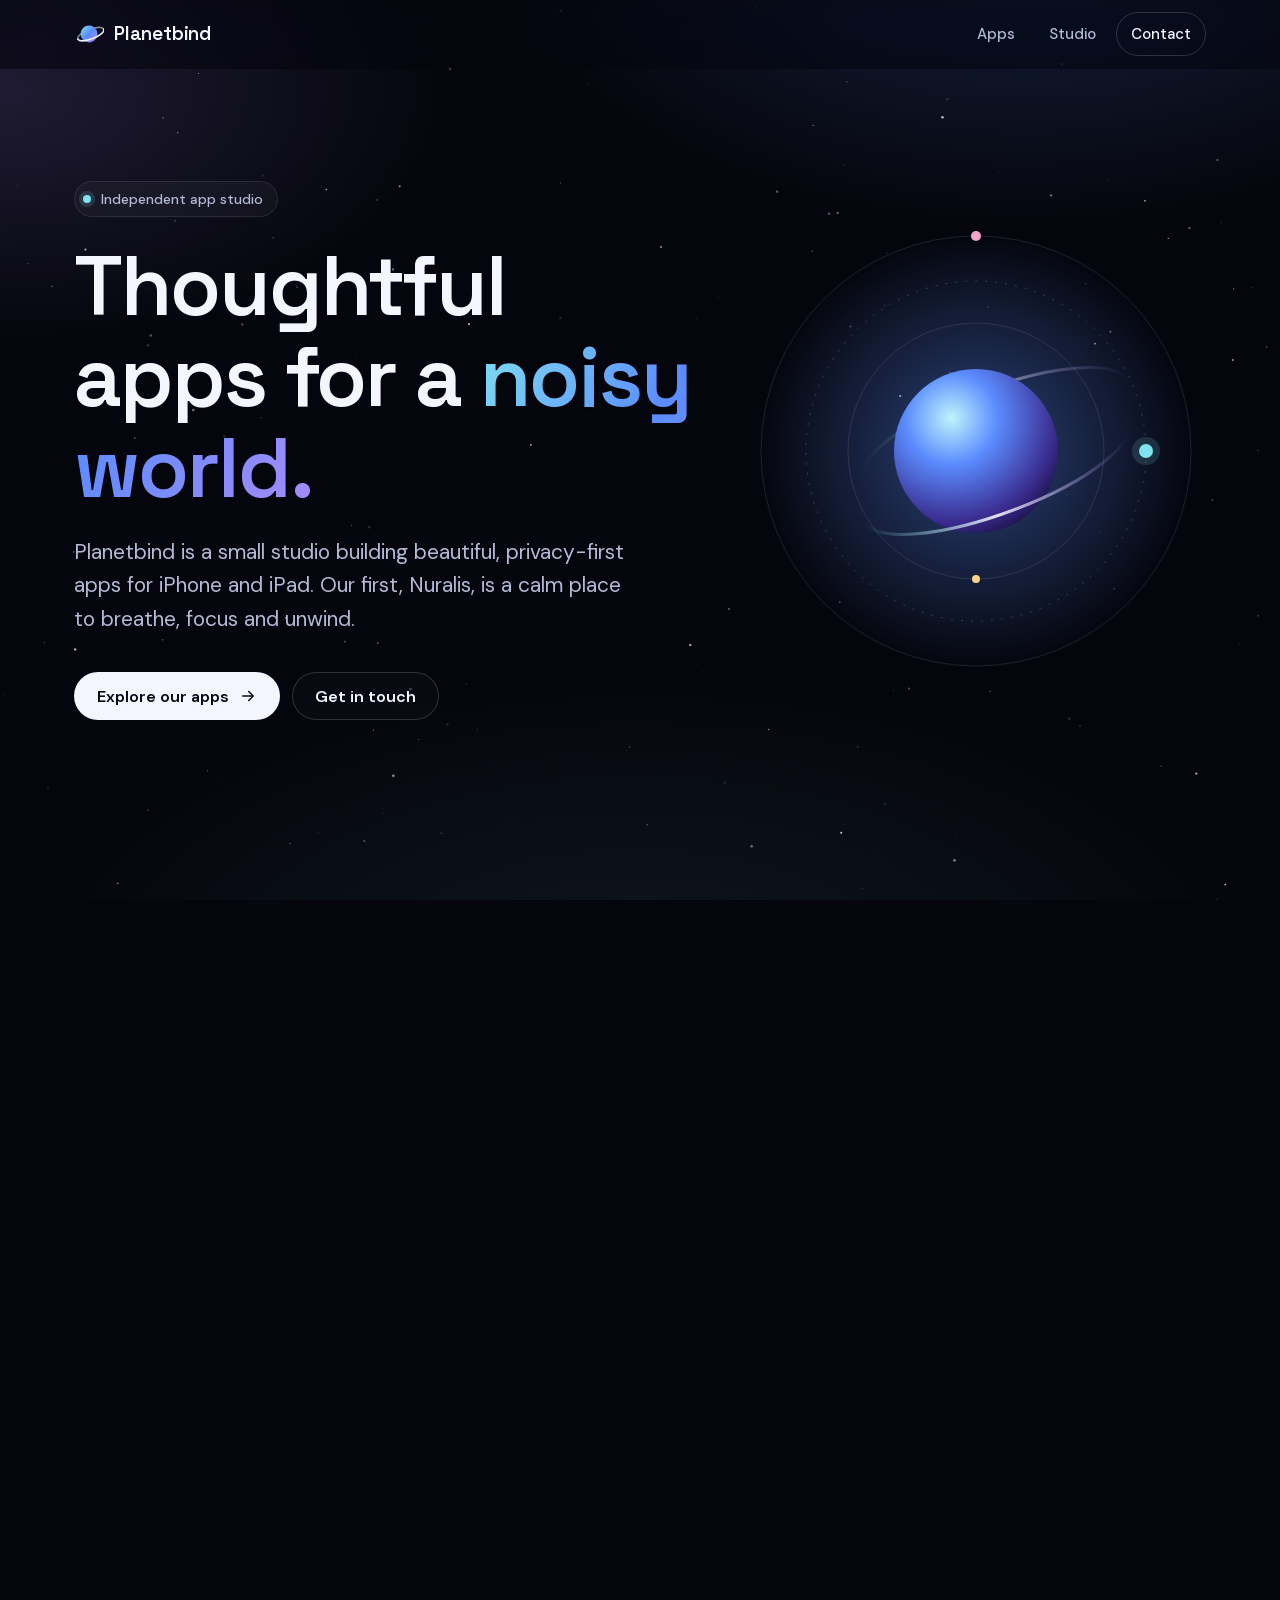
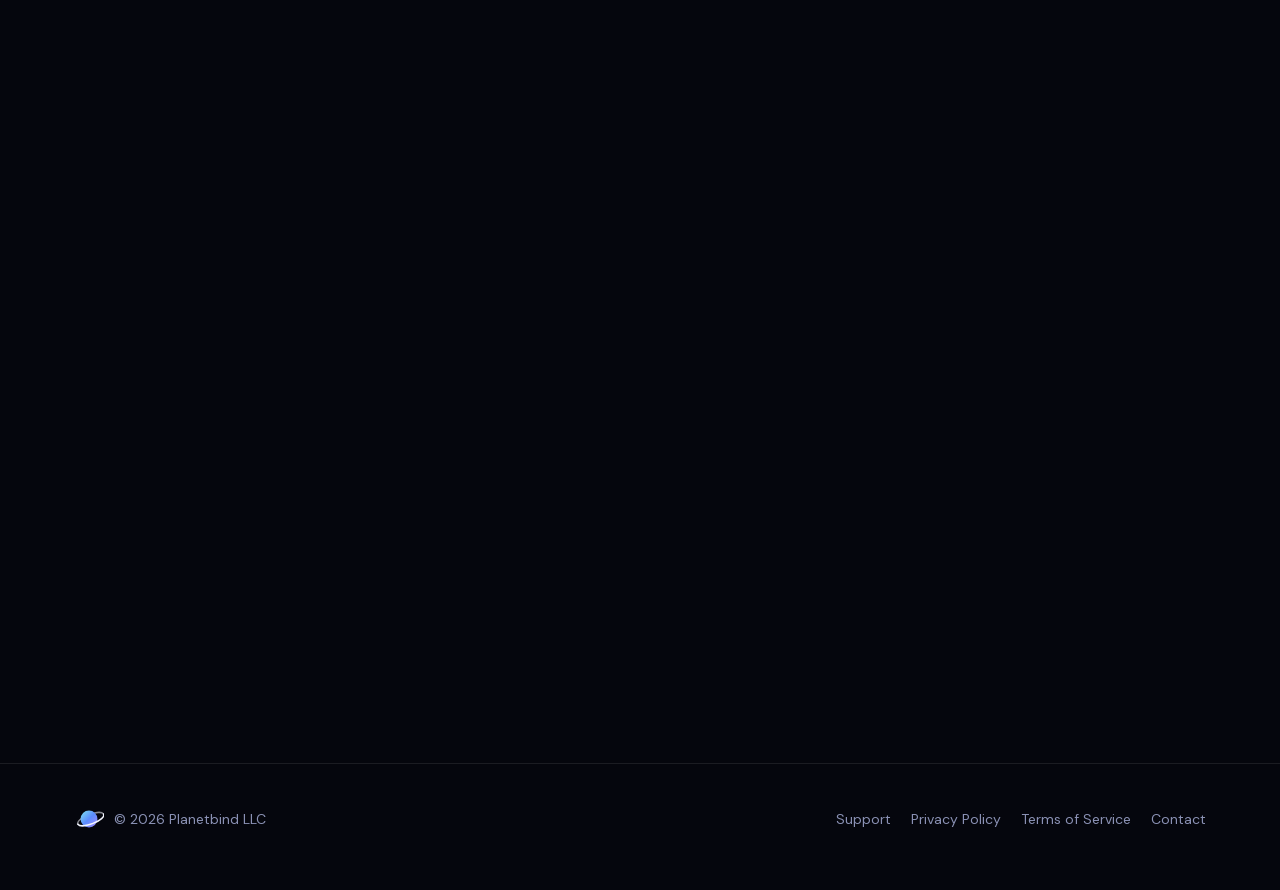
<file: index.html>
<!doctype html>
<html lang="en">
<head>
<meta charset="utf-8">
<meta name="viewport" content="width=device-width, initial-scale=1, viewport-fit=cover">
<meta http-equiv="Content-Security-Policy" content="default-src 'self'; script-src 'self'; style-src 'self'; img-src 'self' data:; font-src 'self'; connect-src 'self'; object-src 'none'; base-uri 'none'; form-action 'none'; upgrade-insecure-requests">
<meta name="referrer" content="strict-origin-when-cross-origin">
<title>Planetbind — Thoughtful apps for a noisy world</title>
<meta name="description" content="Planetbind is an independent studio building beautiful, privacy-first apps for iPhone and iPad, starting with Nuralis.">
<link rel="canonical" href="https://planetbind.com/">
<meta name="theme-color" content="#05060d">
<meta name="color-scheme" content="dark">
<meta property="og:type" content="website">
<meta property="og:site_name" content="Planetbind">
<meta property="og:title" content="Planetbind — Thoughtful apps for a noisy world">
<meta property="og:description" content="Planetbind is an independent studio building beautiful, privacy-first apps for iPhone and iPad, starting with Nuralis.">
<meta property="og:url" content="https://planetbind.com/">
<meta property="og:image" content="https://planetbind.com/assets/img/og-image.png">
<meta property="og:image:width" content="1200">
<meta property="og:image:height" content="630">
<meta name="twitter:card" content="summary_large_image">
<link rel="icon" href="/favicon.svg" type="image/svg+xml">
<link rel="icon" href="/favicon.ico" sizes="32x32">
<link rel="apple-touch-icon" href="/apple-touch-icon.png">
<link rel="manifest" href="/site.webmanifest">
<link rel="preload" href="/assets/fonts/spacegrotesk-latin.woff2" as="font" type="font/woff2" crossorigin>
<link rel="preload" href="/assets/fonts/dmsans-latin.woff2" as="font" type="font/woff2" crossorigin>
<link rel="stylesheet" href="/assets/css/site.css">
<script src="/assets/js/site.js"></script>
</head><body>
<a class="skip-link" href="#main">Skip to content</a>
<svg width="0" height="0" class="sr-defs" aria-hidden="true" focusable="false">
  <defs>
    <linearGradient id="pb-planet" x1="0" y1="0" x2="1" y2="1">
      <stop offset="0" stop-color="#7fe3f0"/><stop offset="0.5" stop-color="#5b8cff"/><stop offset="1" stop-color="#a78bfa"/>
    </linearGradient>
    <symbol id="pb-logo" viewBox="0 0 32 32">
      <path d="M4.2 21.6c-1.6-2.5 3.4-6.9 11.2-9.9 7.8-3 14.5-3.4 16.1-.9" fill="none" stroke="#f4f6ff" stroke-opacity=".55" stroke-width="1.6" stroke-linecap="round"/>
      <circle cx="16" cy="16" r="9" fill="url(#pb-planet)"/>
      <path d="M31.5 10.8c1.6 2.5-3.4 6.9-11.2 9.9-7.8 3-14.5 3.4-16.1.9" fill="none" stroke="#f4f6ff" stroke-width="1.6" stroke-linecap="round"/>
    </symbol>
  </defs>
</svg>
<div class="sky" aria-hidden="true"><canvas></canvas></div>
<header class="site-header">
  <nav class="container nav" aria-label="Main">
    <a class="brand" href="/" aria-label="Planetbind home">
      <svg class="brand-mark" aria-hidden="true"><use href="#pb-logo"/></svg>
      <span class="brand-name">Planetbind</span>
    </a>
    <ul class="nav-links">
      <li><a href="#apps">Apps</a></li>
      <li class="hide-sm"><a href="#studio">Studio</a></li>
      <li><a class="nav-cta" href="#contact">Contact</a></li>
    </ul>
  </nav>
</header>
<main id="main">
  <section class="hero">
    <div class="container hero-grid">
      <div>
        <span class="eyebrow reveal"><span class="dot"></span>Independent app studio</span>
        <h1 class="reveal">Thoughtful apps for a <span class="gradient-text">noisy world.</span></h1>
        <p class="lede reveal">Planetbind is a small studio building beautiful, privacy-first apps for iPhone and iPad.
          Our first, Nuralis, is a calm place to breathe, focus and unwind.</p>
        <div class="hero-actions reveal">
          <a class="btn btn-primary" href="#apps">Explore our apps <svg viewBox="0 0 24 24" fill="none" stroke="currentColor" stroke-width="2" stroke-linecap="round" stroke-linejoin="round" aria-hidden="true"><path d="M5 12h14M13 6l6 6-6 6"/></svg></a>
          <a class="btn btn-ghost" href="#contact">Get in touch</a>
        </div>
      </div>
      <div class="orbit-art float" aria-hidden="true">
  <svg viewBox="0 0 460 460">
    <defs>
      <radialGradient id="hero-planet" cx="0.35" cy="0.3" r="0.8">
        <stop offset="0" stop-color="#bff4fa"/><stop offset="0.35" stop-color="#5b8cff"/><stop offset="0.8" stop-color="#3a2a8c"/><stop offset="1" stop-color="#140f3a"/>
      </radialGradient>
      <radialGradient id="hero-glow" cx="0.5" cy="0.5" r="0.5">
        <stop offset="0" stop-color="#5b8cff" stop-opacity=".45"/><stop offset="1" stop-color="#5b8cff" stop-opacity="0"/>
      </radialGradient>
      <linearGradient id="hero-ring" x1="0" y1="0" x2="1" y2="0">
        <stop offset="0" stop-color="#7fe3f0" stop-opacity="0"/><stop offset=".5" stop-color="#f4f6ff" stop-opacity=".9"/><stop offset="1" stop-color="#a78bfa" stop-opacity="0"/>
      </linearGradient>
    </defs>
    <circle cx="230" cy="230" r="220" fill="url(#hero-glow)"/>
    <circle class="orbit-ring" cx="230" cy="230" r="215"/>
    <circle class="orbit-ring dashed" cx="230" cy="230" r="170"/>
    <circle class="orbit-ring" cx="230" cy="230" r="128"/>
    <g class="spin slow"><circle cx="230" cy="15" r="5" fill="#f0a6ca"/></g>
    <g class="spin"><circle cx="400" cy="230" r="7" fill="#7fe3f0"/><circle cx="400" cy="230" r="14" fill="#7fe3f0" fill-opacity=".15"/></g>
    <g class="spin fast"><circle cx="230" cy="358" r="4" fill="#ffd38a"/></g>
    <path d="M118 262c-12-22 38-62 112-90s140-34 152-12" fill="none" stroke="url(#hero-ring)" stroke-width="3" stroke-linecap="round" stroke-opacity=".55"/>
    <circle cx="230" cy="230" r="82" fill="url(#hero-planet)"/>
    <path d="M382 198c12 22-38 62-112 90s-140 34-152 12" fill="none" stroke="url(#hero-ring)" stroke-width="3" stroke-linecap="round"/>
  </svg>
</div>
    </div>
  </section>

  <section class="section" id="apps" aria-labelledby="apps-title">
    <div class="container">
      <div class="section-head reveal">
        <p class="kicker">Our apps</p>
        <h2 id="apps-title">Built with care, one app at a time.</h2>
        <p>Each Planetbind app is designed to do one thing beautifully, with no clutter and no account required.</p>
      </div>

      <div class="bento">
        <article class="card app-card span-6 reveal" id="nuralis" aria-labelledby="nuralis-title">
          <div>
            <span class="status soon">Coming soon to the App Store</span>
            <div class="app-head">
              <img class="app-icon" src="/assets/img/nuralis-icon.png" width="76" height="76" alt="Nuralis app icon">
              <div>
                <h3 id="nuralis-title">Nuralis</h3>
                <div class="sub">Breathwork &amp; relaxation &middot; iPhone and iPad</div>
              </div>
            </div>
            <p class="desc">Four calm practices in one app: guided breathing, living fluid art you can touch,
              drifting visuals for winding down, and a library of ambient sounds. No account, no ads,
              and your data stays yours.</p>
            <ul class="chips" aria-label="Nuralis features">
              <li>Breathe</li><li>Flow</li><li>Drift</li><li>Sounds</li><li>Daily quote widgets</li><li>No sign-up</li>
            </ul>
            <div class="app-links">
              <span class="btn btn-primary" aria-disabled="true"><svg viewBox="0 0 24 24" fill="currentColor" aria-hidden="true"><path d="M16.4 12.6c0-2.4 2-3.6 2.1-3.7-1.1-1.7-2.9-1.9-3.5-1.9-1.5-.2-2.9.9-3.7.9-.8 0-1.9-.9-3.2-.8-1.6 0-3.1 1-4 2.4-1.7 3-.4 7.4 1.2 9.8.8 1.2 1.8 2.5 3 2.4 1.2 0 1.7-.8 3.1-.8 1.5 0 1.9.8 3.2.8 1.3 0 2.2-1.2 3-2.4.9-1.4 1.3-2.7 1.3-2.8 0 0-2.5-1-2.5-3.9zM14 5.5c.7-.8 1.1-1.9 1-3-1 0-2.1.7-2.8 1.5-.6.7-1.2 1.8-1 2.9 1.1.1 2.1-.6 2.8-1.4z"/></svg>App Store &middot; coming soon</span>
              <a class="btn btn-ghost" href="/support.html#nuralis"><svg viewBox="0 0 24 24" fill="none" stroke="currentColor" stroke-width="2" stroke-linecap="round" stroke-linejoin="round" aria-hidden="true"><circle cx="12" cy="12" r="10"/><path d="M9.1 9a3 3 0 0 1 5.8 1c0 2-3 3-3 3M12 17h.01"/></svg>Support</a>
            </div>
            <div class="text-links">
              <a href="/privacy.html">Privacy Policy</a>
              <a href="/terms.html">Terms of Service</a>
            </div>
          </div>
          <div class="mosaic">
            <img src="/assets/img/flow-galaxy.jpg" width="360" height="360" loading="lazy" decoding="async" alt="Flow scene: a swirling violet and blue galaxy of fluid">
            <img src="/assets/img/flow-neon.jpg" width="360" height="360" loading="lazy" decoding="async" alt="Flow scene: glowing mirrored neon filaments">
            <img src="/assets/img/flow-currents.jpg" width="360" height="360" loading="lazy" decoding="async" alt="Flow scene: pale blue and pink fluid currents">
            <img src="/assets/img/flow-lava.jpg" width="360" height="360" loading="lazy" decoding="async" alt="Flow scene: warm amber lava-like fluid">
          </div>
        </article>

        <article class="card soon-card span-3 reveal" aria-labelledby="civic-title">
          <span class="glyph"><svg viewBox="0 0 24 24" fill="none" stroke="currentColor" stroke-width="1.8" stroke-linecap="round" stroke-linejoin="round" aria-hidden="true"><path d="M3 22h18M6 18v-7M10 18v-7M14 18v-7M18 18v-7M12 2l9 5H3z"/></svg></span>
          <span class="status">In development</span>
          <h3 id="civic-title">A clearer view of politics</h3>
          <p>A nonpartisan app that makes it easier to keep up with what's happening in government, without the noise.</p>
        </article>

        <article class="card soon-card span-3 reveal" aria-labelledby="more-title">
          <span class="glyph"><svg viewBox="0 0 24 24" fill="none" stroke="currentColor" stroke-width="1.8" stroke-linecap="round" stroke-linejoin="round" aria-hidden="true"><path d="M12 3l1.9 5.1L19 10l-5.1 1.9L12 17l-1.9-5.1L5 10l5.1-1.9zM19 15l.9 2.1L22 18l-2.1.9L19 21l-.9-2.1L16 18l2.1-.9zM5 2l.6 1.4L7 4l-1.4.6L5 6l-.6-1.4L3 4l1.4-.6z"/></svg></span>
          <span class="status">More in orbit</span>
          <h3 id="more-title">What's next</h3>
          <p>New ideas are always taking shape. Follow along to be the first to see what we launch next.</p>
        </article>
      </div>
    </div>
  </section>

  <section class="section" id="studio" aria-labelledby="studio-title">
    <div class="container">
      <div class="section-head reveal">
        <p class="kicker">How we build</p>
        <h2 id="studio-title">Small studio. High standards.</h2>
        <p>We'd rather make a few things people love than a lot of things people tolerate.</p>
      </div>
      <div class="bento principles">
        <article class="card principle span-2 reveal">
          <div class="icon"><svg viewBox="0 0 24 24" fill="none" stroke="currentColor" stroke-width="1.8" stroke-linecap="round" stroke-linejoin="round" aria-hidden="true"><path d="M12 22s8-4 8-10V5l-8-3-8 3v7c0 6 8 10 8 10z"/><path d="M9 12l2 2 4-4"/></svg></div>
          <h3>Privacy first</h3>
          <p>No accounts, no ad trackers, and we never sell your data. We collect as little as possible, and only with your permission.</p>
        </article>
        <article class="card principle span-2 reveal">
          <div class="icon"><svg viewBox="0 0 24 24" fill="none" stroke="currentColor" stroke-width="1.8" stroke-linecap="round" stroke-linejoin="round" aria-hidden="true"><path d="M12 19l7-7 3 3-7 7-3-3z"/><path d="M18 13l-1.5-7.5L2 2l3.5 14.5L13 18l5-5z"/><path d="M2 2l7.6 7.6"/><circle cx="11" cy="11" r="2"/></svg></div>
          <h3>Crafted by hand</h3>
          <p>Every screen, sound and animation is designed and polished with care, down to the smallest detail.</p>
        </article>
        <article class="card principle span-2 reveal">
          <div class="icon"><svg viewBox="0 0 24 24" fill="none" stroke="currentColor" stroke-width="1.8" stroke-linecap="round" stroke-linejoin="round" aria-hidden="true"><rect x="5" y="2" width="14" height="20" rx="3"/><path d="M11 18h2"/></svg></div>
          <h3>Made for your devices</h3>
          <p>Native apps for iPhone and iPad that feel fast, fluid and right at home on the screen in your hand.</p>
        </article>
        <article class="card span-6 reveal" aria-labelledby="follow-title">
          <h3 id="follow-title">Follow along</h3>
          <p>Our social channels are launching soon. Behind-the-scenes looks, new features and what's coming next.</p>
          <ul class="social-row"><li><span class="social"><svg viewBox="0 0 24 24" fill="none" stroke="currentColor" stroke-width="2" stroke-linecap="round" stroke-linejoin="round" aria-hidden="true"><path d="M9 12a4 4 0 1 0 4 4V3c.5 2.5 2.5 4.5 5 5"/></svg>TikTok <small>Soon</small></span></li><li><span class="social"><svg viewBox="0 0 24 24" fill="none" stroke="currentColor" stroke-width="2" stroke-linecap="round" stroke-linejoin="round" aria-hidden="true"><rect x="3" y="3" width="18" height="18" rx="5"/><circle cx="12" cy="12" r="4"/><path d="M17.5 6.5h.01"/></svg>Instagram <small>Soon</small></span></li><li><span class="social"><svg viewBox="0 0 24 24" fill="none" stroke="currentColor" stroke-width="2" stroke-linecap="round" stroke-linejoin="round" aria-hidden="true"><rect x="2" y="5" width="20" height="14" rx="4"/><path d="M10 9l5 3-5 3z"/></svg>YouTube <small>Soon</small></span></li><li><span class="social"><svg viewBox="0 0 24 24" fill="none" stroke="currentColor" stroke-width="2" stroke-linecap="round" aria-hidden="true"><path d="M4 4l16 16M20 4L4 20"/></svg>X <small>Soon</small></span></li></ul>
        </article>
      </div>
    </div>
  </section>

  <section class="section" id="contact" aria-labelledby="contact-title">
    <div class="container">
      <div class="card contact reveal">
        <p class="kicker">Contact</p>
        <h2 id="contact-title">Say hello.</h2>
        <p>Questions, feedback or partnership ideas? We'd love to hear from you. For help with an app, visit Support.</p>
        <div class="hero-actions" id="contact-actions">
          <a class="btn btn-primary" href="mailto:planetbind+hello@gmail.com"><svg viewBox="0 0 24 24" fill="none" stroke="currentColor" stroke-width="2" stroke-linecap="round" stroke-linejoin="round" aria-hidden="true"><rect x="2" y="4" width="20" height="16" rx="3"/><path d="M22 7l-10 6L2 7"/></svg>Email us</a>
          <a class="btn btn-ghost" href="/support.html#nuralis"><svg viewBox="0 0 24 24" fill="none" stroke="currentColor" stroke-width="2" stroke-linecap="round" stroke-linejoin="round" aria-hidden="true"><circle cx="12" cy="12" r="10"/><path d="M9.1 9a3 3 0 0 1 5.8 1c0 2-3 3-3 3M12 17h.01"/></svg>Nuralis support</a>
        </div>
      </div>
    </div>
  </section>
</main>
<footer class="site-footer">
  <div class="container footer-grid">
    <a class="brand" href="/" aria-label="Planetbind home">
      <svg class="brand-mark" aria-hidden="true"><use href="#pb-logo"/></svg>
      <span>&copy; <span data-year>2026</span> Planetbind LLC</span>
    </a>
    <ul class="footer-links">
      <li><a href="/support.html#nuralis">Support</a></li>
      <li><a href="/privacy.html">Privacy Policy</a></li>
      <li><a href="/terms.html">Terms of Service</a></li>
      <li><a href="mailto:planetbind+hello@gmail.com">Contact</a></li>
    </ul>
  </div>
</footer>
</body>
</html>
</file>
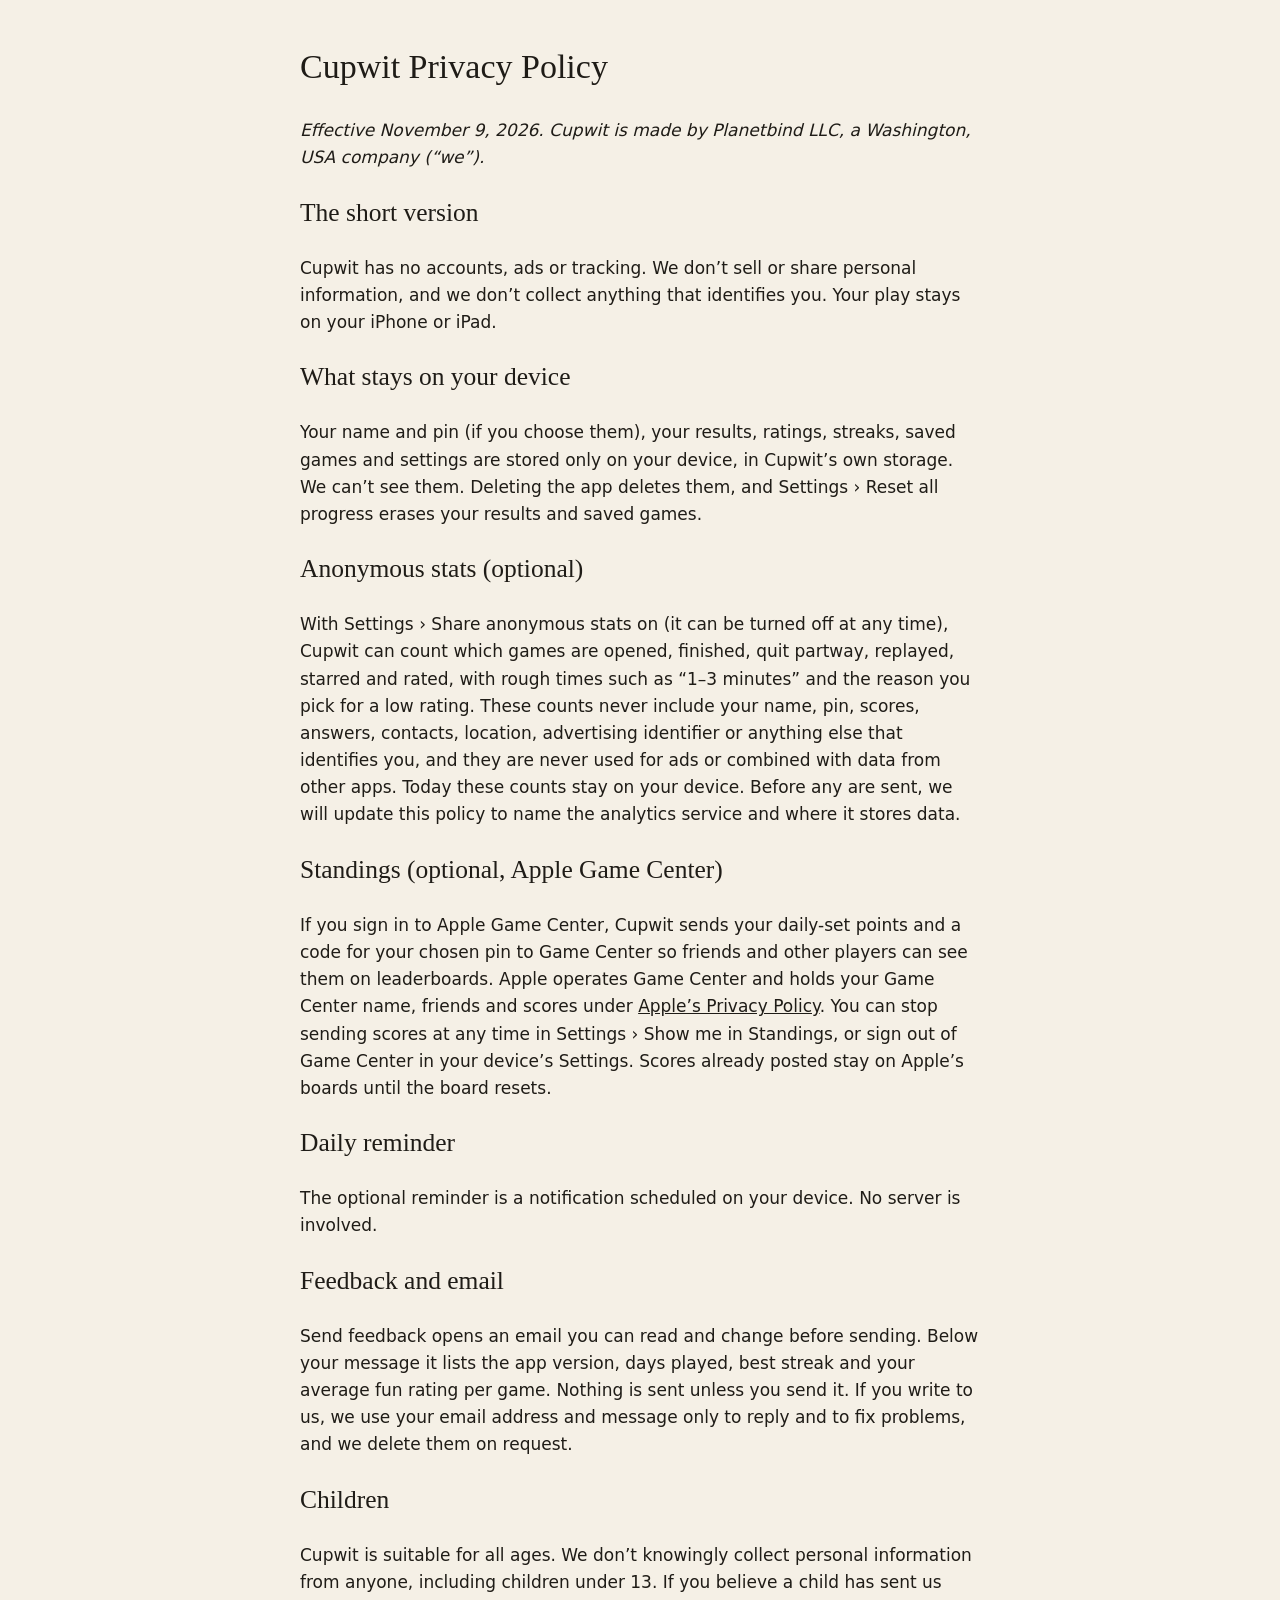
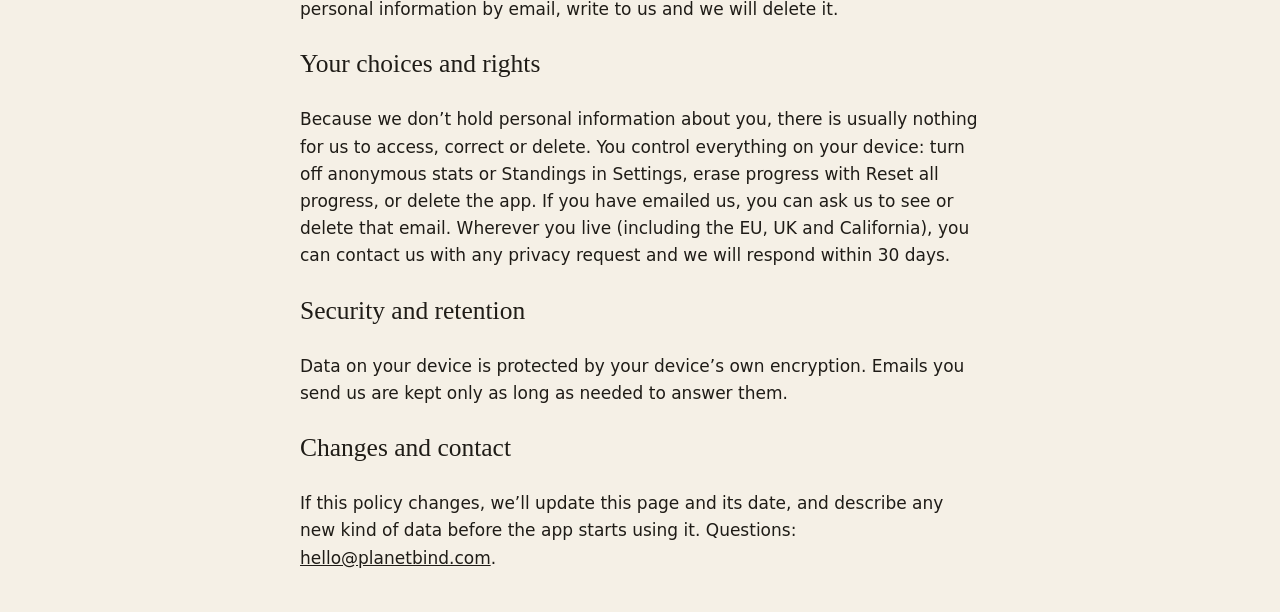
<file: cupwit/privacy/index.html>
<!doctype html>
<html lang="en"><head><meta charset="utf-8"><meta name="viewport" content="width=device-width, initial-scale=1">
<title>Cupwit Privacy Policy</title>
<style>body{font:17px/1.6 -apple-system,system-ui,sans-serif;max-width:680px;margin:40px auto;padding:0 20px;color:#1F1C17;background:#F5F0E6}h1,h2{font-family:"New York",Georgia,serif;font-weight:500}a{color:inherit}@media(prefers-color-scheme:dark){body{color:#F2ECE0;background:#1C1A17}}</style></head>
<body>
<h1>Cupwit Privacy Policy</h1>
<p><em>Effective November 9, 2026. Cupwit is made by Planetbind LLC, a Washington, USA company (“we”).</em></p>

<h2>The short version</h2>
<p>Cupwit has no accounts, ads or tracking. We don’t sell or share personal information, and we don’t collect anything that identifies you. Your play stays on your iPhone or iPad.</p>

<h2>What stays on your device</h2>
<p>Your name and pin (if you choose them), your results, ratings, streaks, saved games and settings are stored only on your device, in Cupwit’s own storage. We can’t see them. Deleting the app deletes them, and Settings › Reset all progress erases your results and saved games.</p>

<h2>Anonymous stats (optional)</h2>
<p>With Settings › Share anonymous stats on (it can be turned off at any time), Cupwit can count which games are opened, finished, quit partway, replayed, starred and rated, with rough times such as “1–3 minutes” and the reason you pick for a low rating. These counts never include your name, pin, scores, answers, contacts, location, advertising identifier or anything else that identifies you, and they are never used for ads or combined with data from other apps. Today these counts stay on your device. Before any are sent, we will update this policy to name the analytics service and where it stores data.</p>

<h2>Standings (optional, Apple Game Center)</h2>
<p>If you sign in to Apple Game Center, Cupwit sends your daily-set points and a code for your chosen pin to Game Center so friends and other players can see them on leaderboards. Apple operates Game Center and holds your Game Center name, friends and scores under <a href="https://www.apple.com/legal/privacy/">Apple’s Privacy Policy</a>. You can stop sending scores at any time in Settings › Show me in Standings, or sign out of Game Center in your device’s Settings. Scores already posted stay on Apple’s boards until the board resets.</p>

<h2>Daily reminder</h2>
<p>The optional reminder is a notification scheduled on your device. No server is involved.</p>

<h2>Feedback and email</h2>
<p>Send feedback opens an email you can read and change before sending. Below your message it lists the app version, days played, best streak and your average fun rating per game. Nothing is sent unless you send it. If you write to us, we use your email address and message only to reply and to fix problems, and we delete them on request.</p>

<h2>Children</h2>
<p>Cupwit is suitable for all ages. We don’t knowingly collect personal information from anyone, including children under 13. If you believe a child has sent us personal information by email, write to us and we will delete it.</p>

<h2>Your choices and rights</h2>
<p>Because we don’t hold personal information about you, there is usually nothing for us to access, correct or delete. You control everything on your device: turn off anonymous stats or Standings in Settings, erase progress with Reset all progress, or delete the app. If you have emailed us, you can ask us to see or delete that email. Wherever you live (including the EU, UK and California), you can contact us with any privacy request and we will respond within 30 days.</p>

<h2>Security and retention</h2>
<p>Data on your device is protected by your device’s own encryption. Emails you send us are kept only as long as needed to answer them.</p>

<h2>Changes and contact</h2>
<p>If this policy changes, we’ll update this page and its date, and describe any new kind of data before the app starts using it. Questions: <a href="mailto:hello@planetbind.com">hello@planetbind.com</a>.</p>
</body></html>
</file>
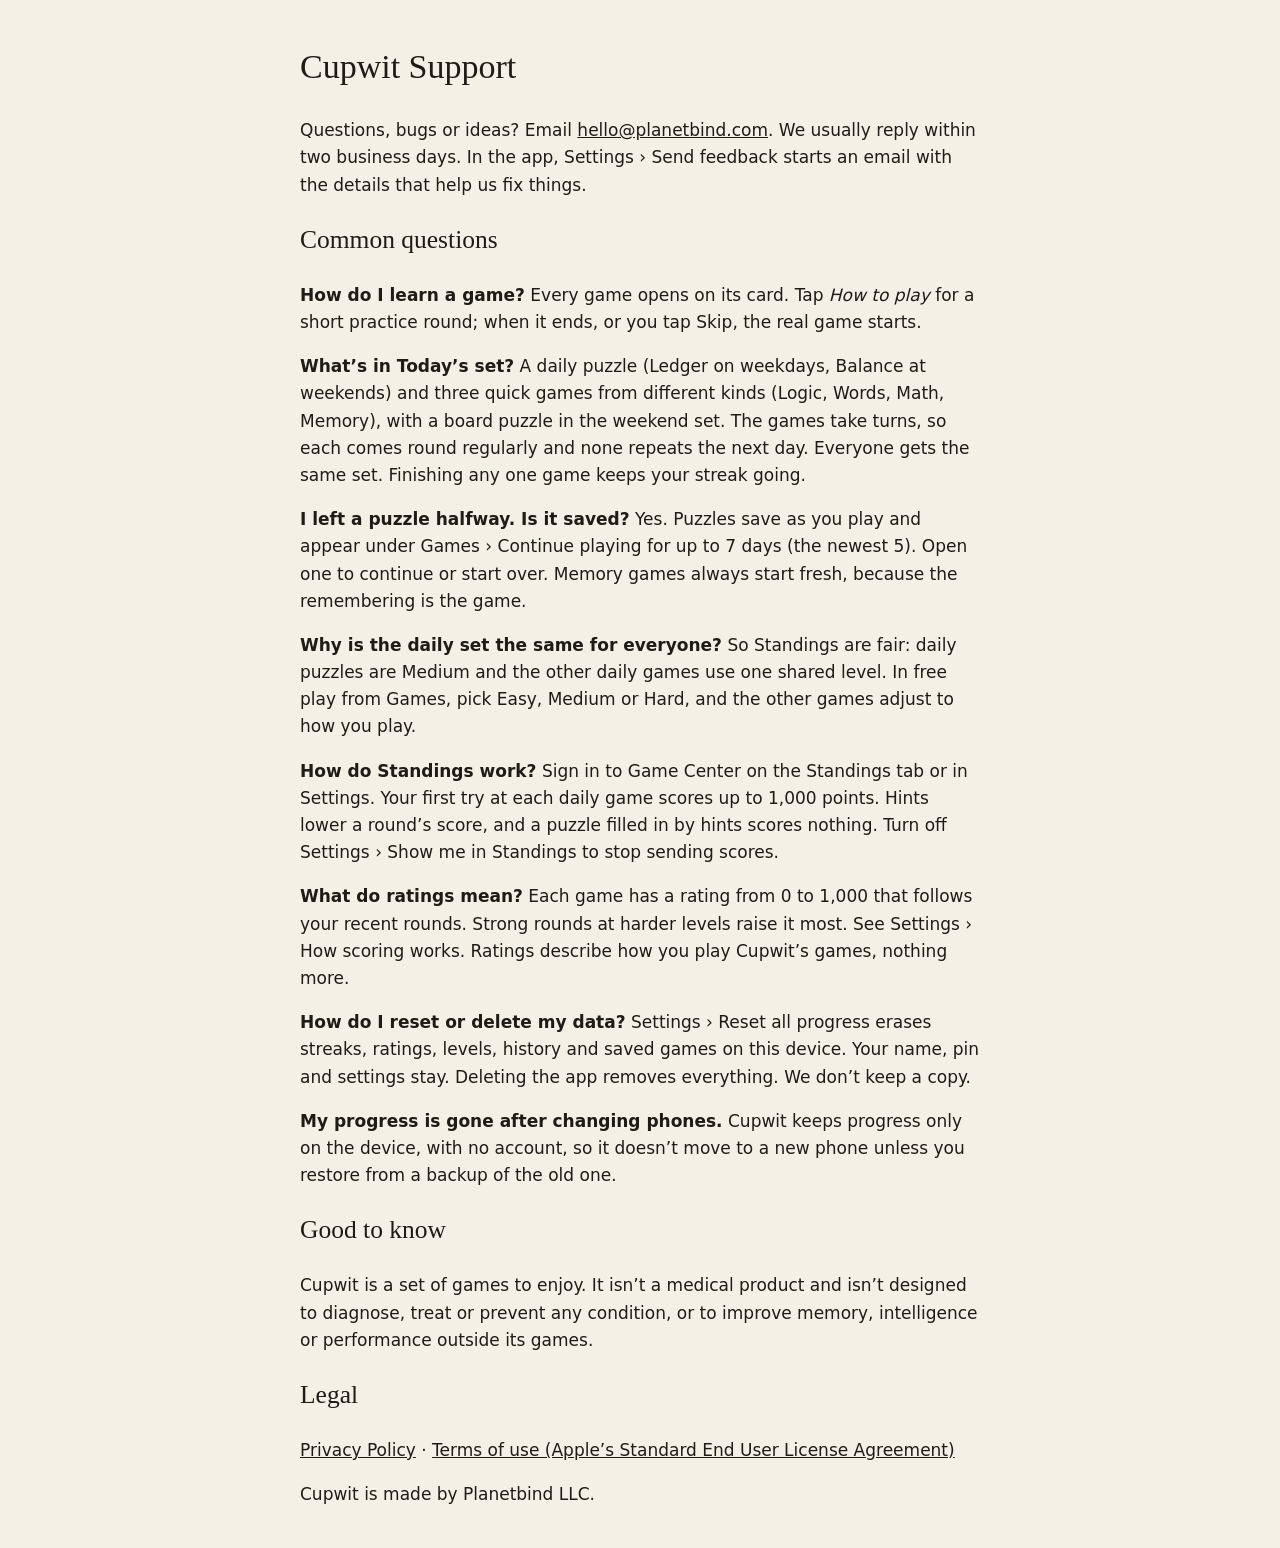
<file: cupwit/support/index.html>
<!doctype html>
<html lang="en"><head><meta charset="utf-8"><meta name="viewport" content="width=device-width, initial-scale=1">
<title>Cupwit Support</title>
<style>body{font:17px/1.6 -apple-system,system-ui,sans-serif;max-width:680px;margin:40px auto;padding:0 20px;color:#1F1C17;background:#F5F0E6}h1,h2{font-family:"New York",Georgia,serif;font-weight:500}a{color:inherit}@media(prefers-color-scheme:dark){body{color:#F2ECE0;background:#1C1A17}}</style></head>
<body>
<h1>Cupwit Support</h1>
<p>Questions, bugs or ideas? Email <a href="mailto:hello@planetbind.com">hello@planetbind.com</a>. We usually reply within two business days. In the app, Settings › Send feedback starts an email with the details that help us fix things.</p>

<h2>Common questions</h2>
<p><strong>How do I learn a game?</strong> Every game opens on its card. Tap <em>How to play</em> for a short practice round; when it ends, or you tap Skip, the real game starts.</p>
<p><strong>What’s in Today’s set?</strong> A daily puzzle (Ledger on weekdays, Balance at weekends) and three quick games from different kinds (Logic, Words, Math, Memory), with a board puzzle in the weekend set. The games take turns, so each comes round regularly and none repeats the next day. Everyone gets the same set. Finishing any one game keeps your streak going.</p>
<p><strong>I left a puzzle halfway. Is it saved?</strong> Yes. Puzzles save as you play and appear under Games › Continue playing for up to 7 days (the newest 5). Open one to continue or start over. Memory games always start fresh, because the remembering is the game.</p>
<p><strong>Why is the daily set the same for everyone?</strong> So Standings are fair: daily puzzles are Medium and the other daily games use one shared level. In free play from Games, pick Easy, Medium or Hard, and the other games adjust to how you play.</p>
<p><strong>How do Standings work?</strong> Sign in to Game Center on the Standings tab or in Settings. Your first try at each daily game scores up to 1,000 points. Hints lower a round’s score, and a puzzle filled in by hints scores nothing. Turn off Settings › Show me in Standings to stop sending scores.</p>
<p><strong>What do ratings mean?</strong> Each game has a rating from 0 to 1,000 that follows your recent rounds. Strong rounds at harder levels raise it most. See Settings › How scoring works. Ratings describe how you play Cupwit’s games, nothing more.</p>
<p><strong>How do I reset or delete my data?</strong> Settings › Reset all progress erases streaks, ratings, levels, history and saved games on this device. Your name, pin and settings stay. Deleting the app removes everything. We don’t keep a copy.</p>
<p><strong>My progress is gone after changing phones.</strong> Cupwit keeps progress only on the device, with no account, so it doesn’t move to a new phone unless you restore from a backup of the old one.</p>

<h2>Good to know</h2>
<p>Cupwit is a set of games to enjoy. It isn’t a medical product and isn’t designed to diagnose, treat or prevent any condition, or to improve memory, intelligence or performance outside its games.</p>

<h2>Legal</h2>
<p><a href="../privacy/">Privacy Policy</a> · <a href="https://www.apple.com/legal/internet-services/itunes/dev/stdeula/">Terms of use (Apple’s Standard End User License Agreement)</a></p>
<p>Cupwit is made by Planetbind LLC.</p>
</body></html>
</file>
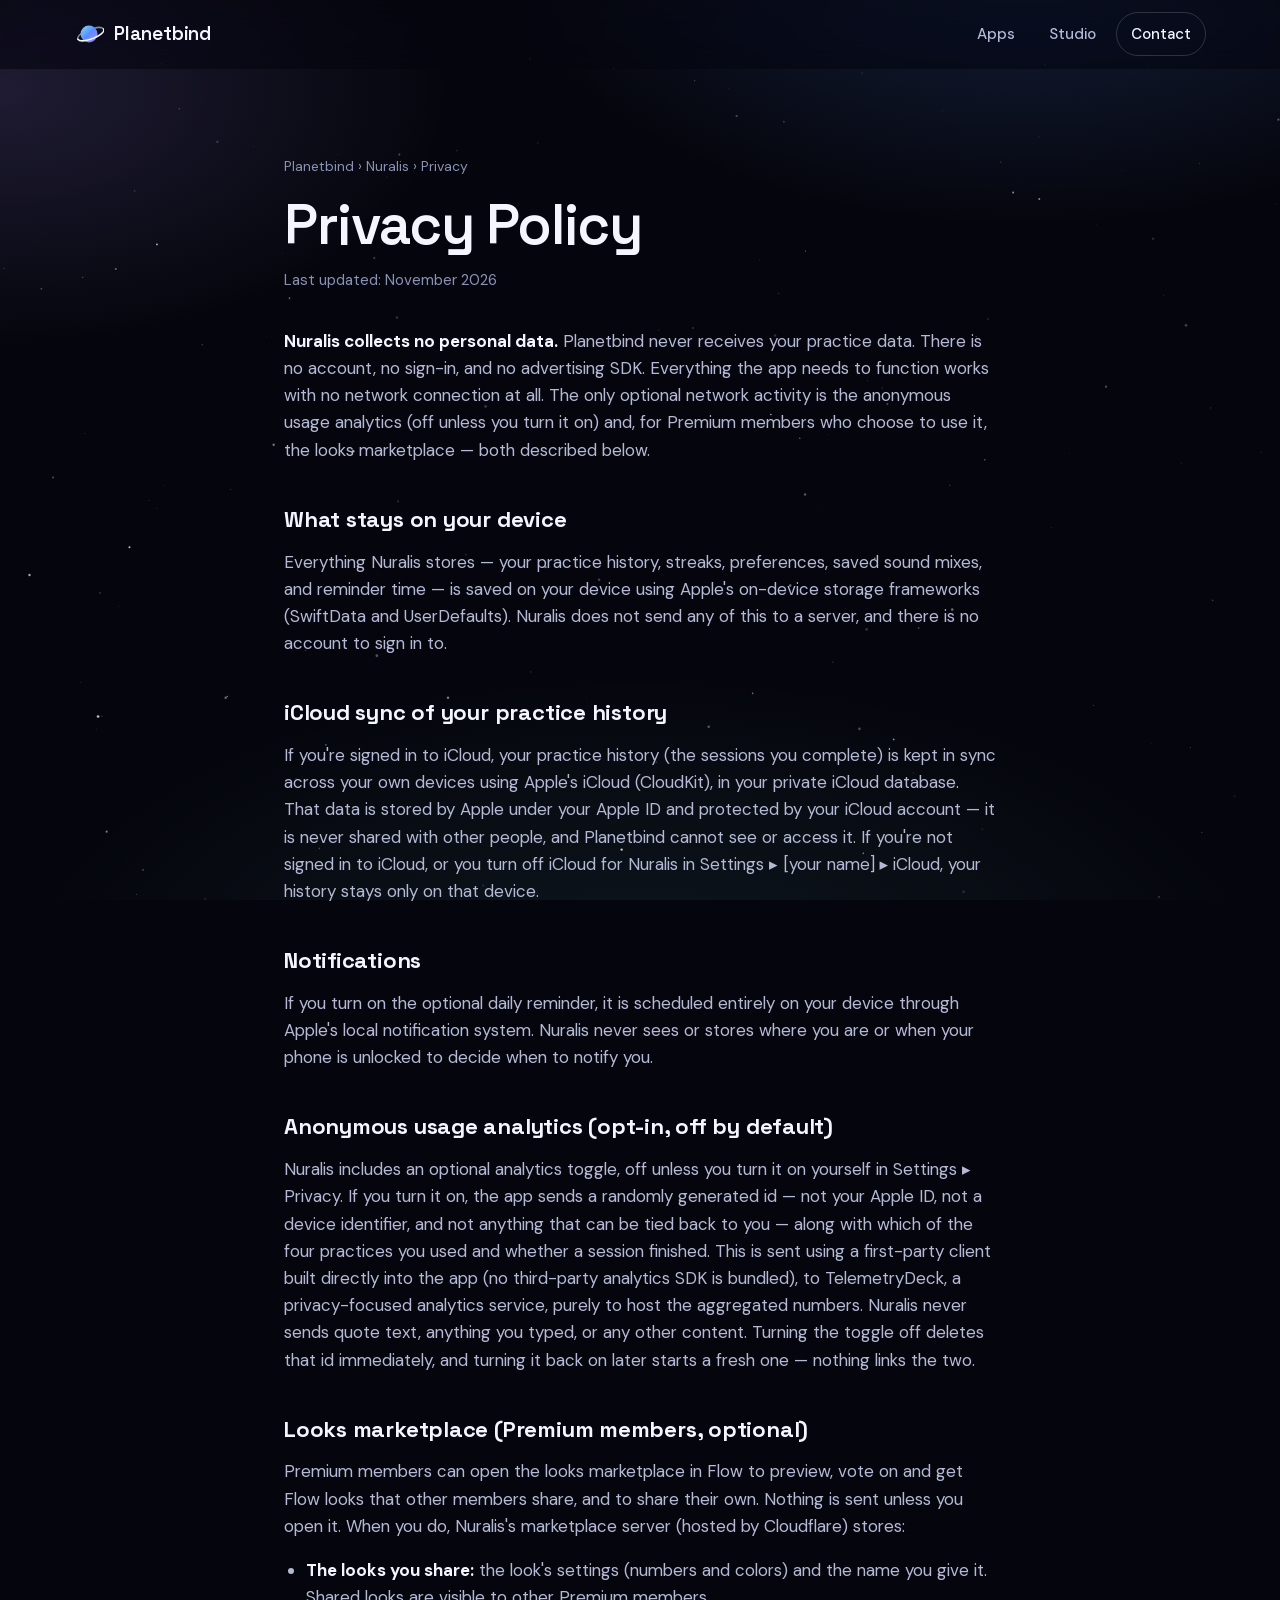
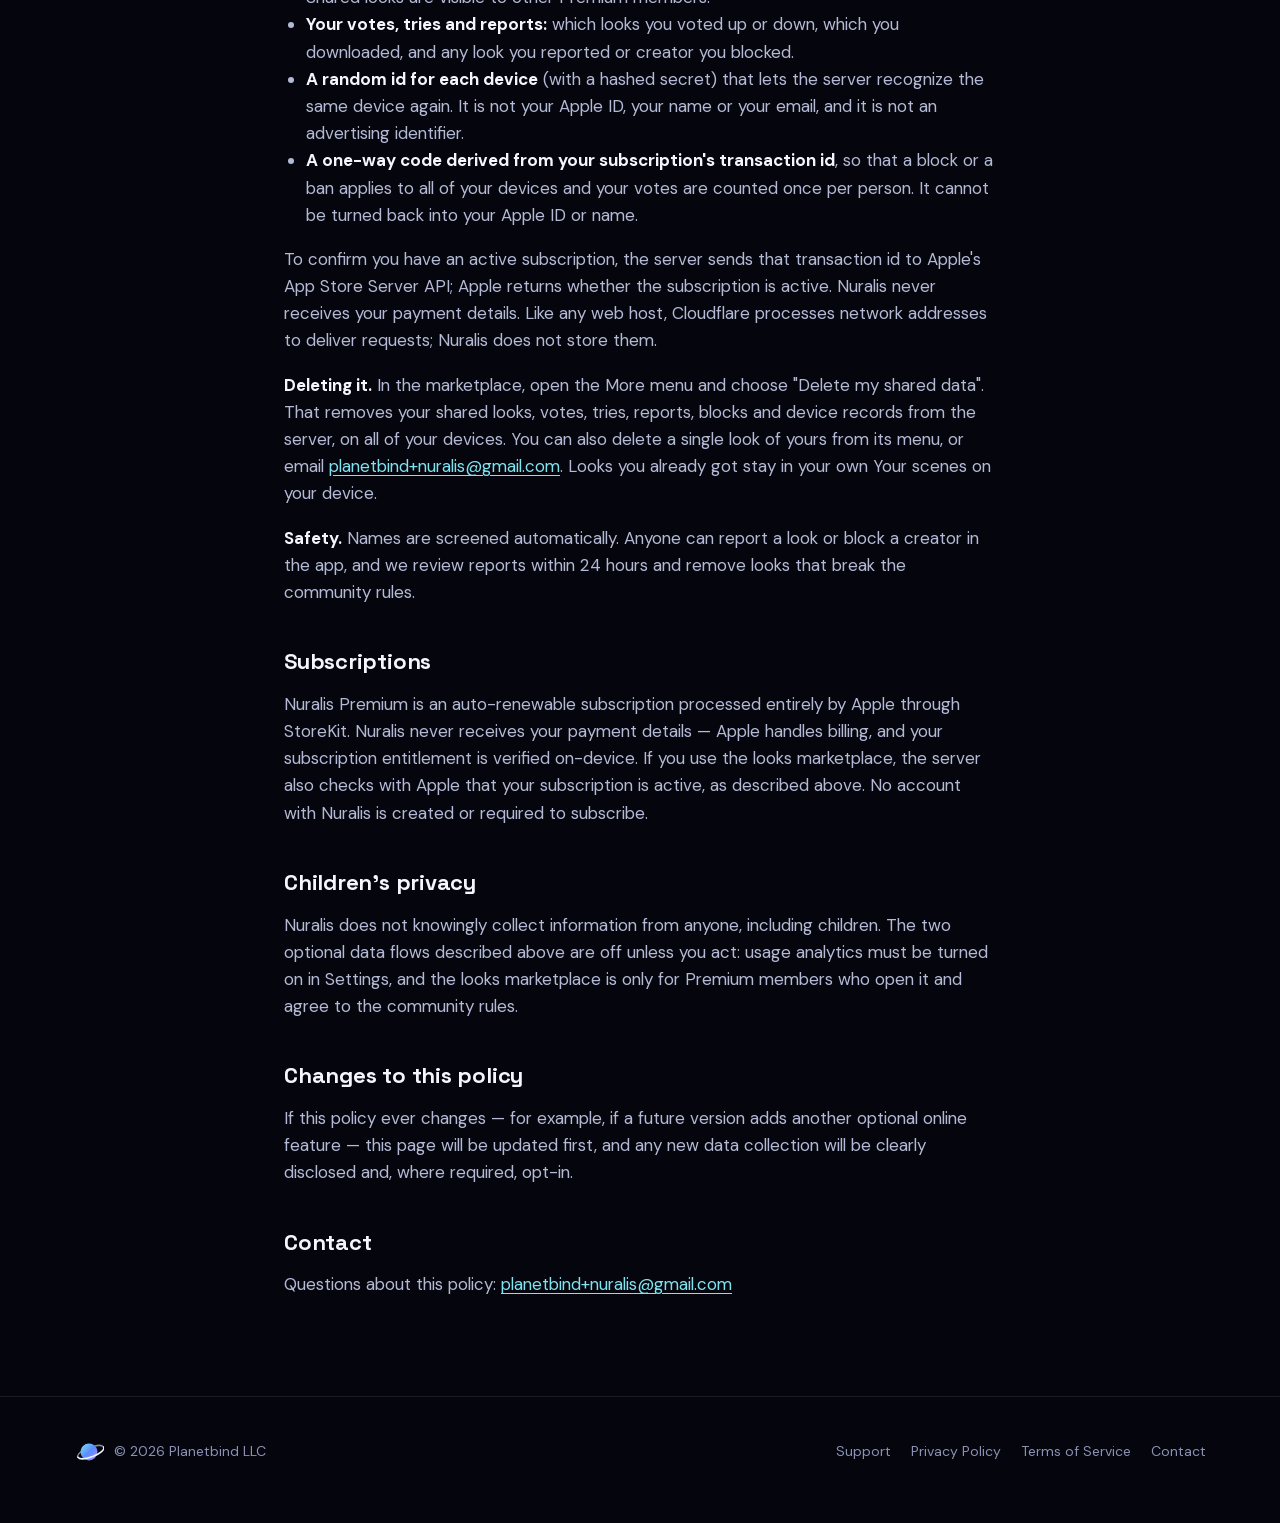
<file: privacy.html>
<!doctype html>
<html lang="en">
<head>
<meta charset="utf-8">
<meta name="viewport" content="width=device-width, initial-scale=1, viewport-fit=cover">
<meta http-equiv="Content-Security-Policy" content="default-src 'self'; script-src 'self'; style-src 'self'; img-src 'self' data:; font-src 'self'; connect-src 'self'; object-src 'none'; base-uri 'none'; form-action 'none'; upgrade-insecure-requests">
<meta name="referrer" content="strict-origin-when-cross-origin">
<title>Privacy Policy — Nuralis</title>
<meta name="description" content="How Nuralis handles your data: no account, no ads, and nothing personal collected.">
<link rel="canonical" href="https://planetbind.com/privacy.html">
<meta name="theme-color" content="#05060d">
<meta name="color-scheme" content="dark">
<meta property="og:type" content="website">
<meta property="og:site_name" content="Planetbind">
<meta property="og:title" content="Privacy Policy — Nuralis">
<meta property="og:description" content="How Nuralis handles your data: no account, no ads, and nothing personal collected.">
<meta property="og:url" content="https://planetbind.com/privacy.html">
<meta property="og:image" content="https://planetbind.com/assets/img/og-image.png">
<meta property="og:image:width" content="1200">
<meta property="og:image:height" content="630">
<meta name="twitter:card" content="summary_large_image">
<link rel="icon" href="/favicon.svg" type="image/svg+xml">
<link rel="icon" href="/favicon.ico" sizes="32x32">
<link rel="apple-touch-icon" href="/apple-touch-icon.png">
<link rel="manifest" href="/site.webmanifest">
<link rel="preload" href="/assets/fonts/spacegrotesk-latin.woff2" as="font" type="font/woff2" crossorigin>
<link rel="preload" href="/assets/fonts/dmsans-latin.woff2" as="font" type="font/woff2" crossorigin>
<link rel="stylesheet" href="/assets/css/site.css">
<script src="/assets/js/site.js"></script>
</head><body>
<a class="skip-link" href="#main">Skip to content</a>
<svg width="0" height="0" class="sr-defs" aria-hidden="true" focusable="false">
  <defs>
    <linearGradient id="pb-planet" x1="0" y1="0" x2="1" y2="1">
      <stop offset="0" stop-color="#7fe3f0"/><stop offset="0.5" stop-color="#5b8cff"/><stop offset="1" stop-color="#a78bfa"/>
    </linearGradient>
    <symbol id="pb-logo" viewBox="0 0 32 32">
      <path d="M4.2 21.6c-1.6-2.5 3.4-6.9 11.2-9.9 7.8-3 14.5-3.4 16.1-.9" fill="none" stroke="#f4f6ff" stroke-opacity=".55" stroke-width="1.6" stroke-linecap="round"/>
      <circle cx="16" cy="16" r="9" fill="url(#pb-planet)"/>
      <path d="M31.5 10.8c1.6 2.5-3.4 6.9-11.2 9.9-7.8 3-14.5 3.4-16.1.9" fill="none" stroke="#f4f6ff" stroke-width="1.6" stroke-linecap="round"/>
    </symbol>
  </defs>
</svg>
<div class="sky" aria-hidden="true"><canvas></canvas></div>
<header class="site-header">
  <nav class="container nav" aria-label="Main">
    <a class="brand" href="/" aria-label="Planetbind home">
      <svg class="brand-mark" aria-hidden="true"><use href="#pb-logo"/></svg>
      <span class="brand-name">Planetbind</span>
    </a>
    <ul class="nav-links">
      <li><a href="/#apps">Apps</a></li>
      <li class="hide-sm"><a href="/#studio">Studio</a></li>
      <li><a class="nav-cta" href="/#contact">Contact</a></li>
    </ul>
  </nav>
</header>
<main id="main" class="doc">
  <p class="crumb"><a href="/">Planetbind</a> &rsaquo; <a href="/#nuralis">Nuralis</a> &rsaquo; Privacy</p>
  <h1>Privacy Policy</h1>
  <p class="updated">Last updated: November 2026</p>

  <p><strong>Nuralis collects no personal data.</strong> Planetbind never receives your practice data. There is no account, no sign-in, and no
  advertising SDK. Everything the app needs to function works with no network connection at all.
  The only optional network activity is the anonymous usage analytics (off unless you turn it on)
  and, for Premium members who choose to use it, the looks marketplace — both described below.</p>

  <h2>What stays on your device</h2>
  <p>Everything Nuralis stores — your practice history, streaks, preferences, saved sound mixes,
  and reminder time — is saved on your device using Apple's on-device storage frameworks
  (SwiftData and UserDefaults). Nuralis does not send any of this to a server, and there is no account to sign in to.</p>

  <h2>iCloud sync of your practice history</h2>
  <p>If you're signed in to iCloud, your practice history (the sessions you complete) is kept in sync
  across your own devices using Apple's iCloud (CloudKit), in your private iCloud database. That
  data is stored by Apple under your Apple ID and protected by your iCloud account — it is never
  shared with other people, and Planetbind cannot see or access it. If you're not signed in to
  iCloud, or you turn off iCloud for Nuralis in Settings ▸ [your name] ▸ iCloud, your history stays
  only on that device.</p>

  <h2>Notifications</h2>
  <p>If you turn on the optional daily reminder, it is scheduled entirely on your device through
  Apple's local notification system. Nuralis never sees or stores where you are or when your phone
  is unlocked to decide when to notify you.</p>

  <h2>Anonymous usage analytics (opt-in, off by default)</h2>
  <p>Nuralis includes an optional analytics toggle, off unless you turn it on yourself in
  Settings ▸ Privacy. If you turn it on, the app sends a randomly generated id — not your Apple ID,
  not a device identifier, and not anything that can be tied back to you — along with which of the
  four practices you used and whether a session finished. This is sent using a first-party client
  built directly into the app (no third-party analytics SDK is bundled), to TelemetryDeck, a
  privacy-focused analytics service, purely to host the aggregated numbers. Nuralis never sends
  quote text, anything you typed, or any other content. Turning the toggle off deletes that id
  immediately, and turning it back on later starts a fresh one — nothing links the two.</p>

  <h2>Looks marketplace (Premium members, optional)</h2>
  <p>Premium members can open the looks marketplace in Flow to preview, vote on and get Flow
  looks that other members share, and to share their own. Nothing is sent unless you open it.
  When you do, Nuralis's marketplace server (hosted by Cloudflare) stores:</p>
  <ul>
    <li><strong>The looks you share:</strong> the look's settings (numbers and colors) and the name
    you give it. Shared looks are visible to other Premium members.</li>
    <li><strong>Your votes, tries and reports:</strong> which looks you voted up or down, which
    you downloaded, and any look you reported or creator you blocked.</li>
    <li><strong>A random id for each device</strong> (with a hashed secret) that lets the server
    recognize the same device again. It is not your Apple ID, your name or your email, and it is
    not an advertising identifier.</li>
    <li><strong>A one-way code derived from your subscription's transaction id</strong>, so that a
    block or a ban applies to all of your devices and your votes are counted once per person.
    It cannot be turned back into your Apple ID or name.</li>
  </ul>
  <p>To confirm you have an active subscription, the server sends that transaction id to Apple's
  App Store Server API; Apple returns whether the subscription is active. Nuralis never receives
  your payment details. Like any web host, Cloudflare processes network addresses to deliver
  requests; Nuralis does not store them.</p>
  <p><strong>Deleting it.</strong> In the marketplace, open the More menu and choose "Delete my
  shared data". That removes your shared looks, votes, tries, reports, blocks and device records
  from the server, on all of your devices. You can also delete a single look of yours from its menu,
  or email <a href="mailto:planetbind+nuralis@gmail.com">planetbind+nuralis@gmail.com</a>. Looks you
  already got stay in your own Your scenes on your device.</p>
  <p><strong>Safety.</strong> Names are screened automatically. Anyone can report a look or block a
  creator in the app, and we review reports within 24 hours and remove looks that break the
  community rules.</p>

  <h2>Subscriptions</h2>
  <p>Nuralis Premium is an auto-renewable subscription processed entirely by Apple through
  StoreKit. Nuralis never receives your payment details — Apple handles billing, and your
  subscription entitlement is verified on-device. If you use the looks marketplace, the server also
  checks with Apple that your subscription is active, as described above. No account with Nuralis is
  created or required to subscribe.</p>

  <h2>Children's privacy</h2>
  <p>Nuralis does not knowingly collect information from anyone, including children. The two
  optional data flows described above are off unless you act: usage analytics must be turned on in
  Settings, and the looks marketplace is only for Premium members who open it and agree to the
  community rules.</p>

  <h2>Changes to this policy</h2>
  <p>If this policy ever changes — for example, if a future version adds another optional online
  feature — this page will be updated first, and any new data collection will be clearly disclosed
  and, where required, opt-in.</p>

  <h2>Contact</h2>
  <p>Questions about this policy:
  <a href="mailto:planetbind+nuralis@gmail.com">planetbind+nuralis@gmail.com</a></p>
</main>
<footer class="site-footer">
  <div class="container footer-grid">
    <a class="brand" href="/" aria-label="Planetbind home">
      <svg class="brand-mark" aria-hidden="true"><use href="#pb-logo"/></svg>
      <span>&copy; <span data-year>2026</span> Planetbind LLC</span>
    </a>
    <ul class="footer-links">
      <li><a href="/support.html#nuralis">Support</a></li>
      <li><a href="/privacy.html">Privacy Policy</a></li>
      <li><a href="/terms.html">Terms of Service</a></li>
      <li><a href="mailto:planetbind+hello@gmail.com">Contact</a></li>
    </ul>
  </div>
</footer>
</body>
</html>
</file>
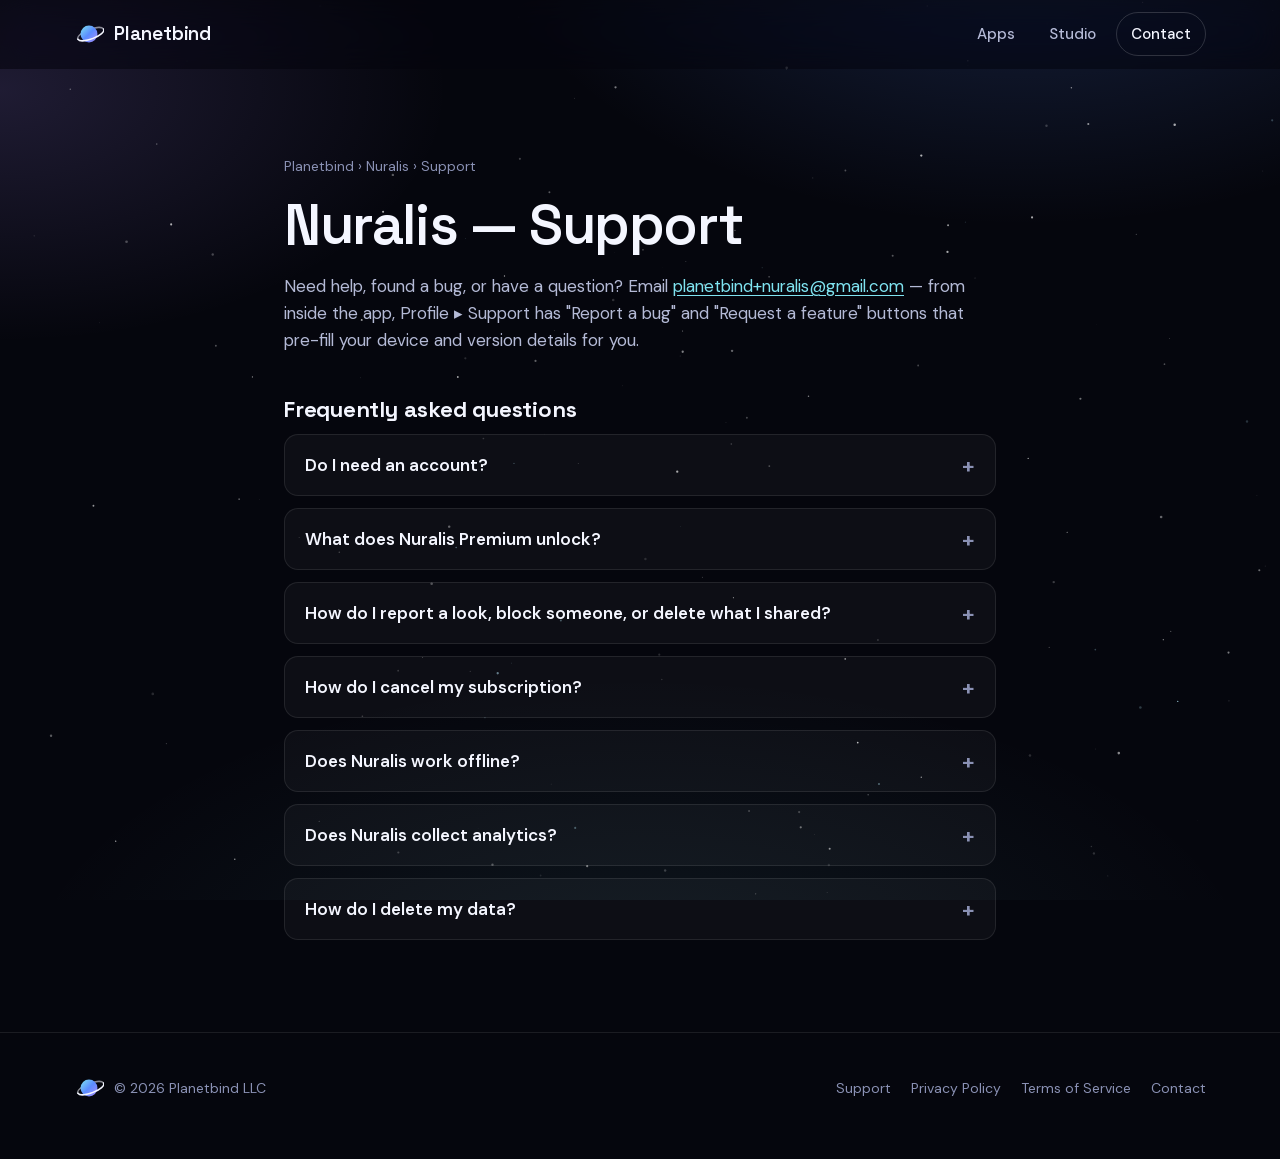
<file: support.html>
<!doctype html>
<html lang="en">
<head>
<meta charset="utf-8">
<meta name="viewport" content="width=device-width, initial-scale=1, viewport-fit=cover">
<meta http-equiv="Content-Security-Policy" content="default-src 'self'; script-src 'self'; style-src 'self'; img-src 'self' data:; font-src 'self'; connect-src 'self'; object-src 'none'; base-uri 'none'; form-action 'none'; upgrade-insecure-requests">
<meta name="referrer" content="strict-origin-when-cross-origin">
<title>Support — Nuralis</title>
<meta name="description" content="Help, FAQs and contact for Nuralis.">
<link rel="canonical" href="https://planetbind.com/support.html">
<meta name="theme-color" content="#05060d">
<meta name="color-scheme" content="dark">
<meta property="og:type" content="website">
<meta property="og:site_name" content="Planetbind">
<meta property="og:title" content="Support — Nuralis">
<meta property="og:description" content="Help, FAQs and contact for Nuralis.">
<meta property="og:url" content="https://planetbind.com/support.html">
<meta property="og:image" content="https://planetbind.com/assets/img/og-image.png">
<meta property="og:image:width" content="1200">
<meta property="og:image:height" content="630">
<meta name="twitter:card" content="summary_large_image">
<link rel="icon" href="/favicon.svg" type="image/svg+xml">
<link rel="icon" href="/favicon.ico" sizes="32x32">
<link rel="apple-touch-icon" href="/apple-touch-icon.png">
<link rel="manifest" href="/site.webmanifest">
<link rel="preload" href="/assets/fonts/spacegrotesk-latin.woff2" as="font" type="font/woff2" crossorigin>
<link rel="preload" href="/assets/fonts/dmsans-latin.woff2" as="font" type="font/woff2" crossorigin>
<link rel="stylesheet" href="/assets/css/site.css">
<script src="/assets/js/site.js"></script>
</head><body>
<a class="skip-link" href="#main">Skip to content</a>
<svg width="0" height="0" class="sr-defs" aria-hidden="true" focusable="false">
  <defs>
    <linearGradient id="pb-planet" x1="0" y1="0" x2="1" y2="1">
      <stop offset="0" stop-color="#7fe3f0"/><stop offset="0.5" stop-color="#5b8cff"/><stop offset="1" stop-color="#a78bfa"/>
    </linearGradient>
    <symbol id="pb-logo" viewBox="0 0 32 32">
      <path d="M4.2 21.6c-1.6-2.5 3.4-6.9 11.2-9.9 7.8-3 14.5-3.4 16.1-.9" fill="none" stroke="#f4f6ff" stroke-opacity=".55" stroke-width="1.6" stroke-linecap="round"/>
      <circle cx="16" cy="16" r="9" fill="url(#pb-planet)"/>
      <path d="M31.5 10.8c1.6 2.5-3.4 6.9-11.2 9.9-7.8 3-14.5 3.4-16.1.9" fill="none" stroke="#f4f6ff" stroke-width="1.6" stroke-linecap="round"/>
    </symbol>
  </defs>
</svg>
<div class="sky" aria-hidden="true"><canvas></canvas></div>
<header class="site-header">
  <nav class="container nav" aria-label="Main">
    <a class="brand" href="/" aria-label="Planetbind home">
      <svg class="brand-mark" aria-hidden="true"><use href="#pb-logo"/></svg>
      <span class="brand-name">Planetbind</span>
    </a>
    <ul class="nav-links">
      <li><a href="/#apps">Apps</a></li>
      <li class="hide-sm"><a href="/#studio">Studio</a></li>
      <li><a class="nav-cta" href="/#contact">Contact</a></li>
    </ul>
  </nav>
</header>
<main id="main" class="doc">
  <p class="crumb"><a href="/">Planetbind</a> &rsaquo; <a href="/#nuralis">Nuralis</a> &rsaquo; Support</p>
  <h1 id="nuralis">Nuralis — Support</h1>
  <p>Need help, found a bug, or have a question? Email
  <a href="mailto:planetbind+nuralis@gmail.com">planetbind+nuralis@gmail.com</a> — from inside the
  app, Profile ▸ Support has "Report a bug" and "Request a feature" buttons that pre-fill your
  device and version details for you.</p>

  <h2>Frequently asked questions</h2>

  <details>
    <summary>Do I need an account?</summary>
    <p>No. Nuralis never asks you to sign in or create an account — everything works
    immediately. Your practice history syncs privately between your own devices through your iCloud
    account, and Planetbind never sees it.</p>
  </details>

  <details>
    <summary>What does Nuralis Premium unlock?</summary>
    <p>The full ambient sound library and saved mixes, every live background, all Drift visual
    variants, Flow's Fluid Studio customization, the Flow looks marketplace (preview, vote on and get
    looks other people share, and share your own), every daily-quote category and theme with up to
    two reminders a day, and every alternate app icon. Every practice — Breathe, Flow, Drift, and
    Sounds — already works for free.</p>
  </details>

  <details>
    <summary>How do I report a look, block someone, or delete what I shared?</summary>
    <p>In Flow, open Looks marketplace (Premium). Tap the &hellip; menu on a look to Report it or
    Block its creator; reports are reviewed within 24 hours. On your own looks the menu lets you
    Delete. To remove everything you shared, tap the &hellip; at the top ▸ "Delete my shared data".
    Questions or anything we missed: planetbind+nuralis@gmail.com.</p>
  </details>

  <details>
    <summary>How do I cancel my subscription?</summary>
    <p>On your device: Settings ▸ [your name] ▸ Subscriptions ▸ Nuralis. Or inside the app:
    Profile ▸ Nuralis Premium ▸ Manage.</p>
  </details>

  <details>
    <summary>Does Nuralis work offline?</summary>
    <p>Yes — the entire app works with no internet connection, including subscription status once
    it's synced at least once.</p>
  </details>

  <details>
    <summary>Does Nuralis collect analytics?</summary>
    <p>Only if you turn it on yourself. Settings ▸ Privacy has an anonymous usage analytics toggle,
    off by default — see the <a href="privacy.html">Privacy Policy</a> for exactly what is and
    isn't sent.</p>
  </details>

  <details>
    <summary>How do I delete my data?</summary>
    <p>Profile ▸ Clear practice history removes every logged session, including the copy synced
    to your other devices through iCloud. Deleting the app removes everything else Nuralis stored on that
    device.</p>
  </details>
</main>
<footer class="site-footer">
  <div class="container footer-grid">
    <a class="brand" href="/" aria-label="Planetbind home">
      <svg class="brand-mark" aria-hidden="true"><use href="#pb-logo"/></svg>
      <span>&copy; <span data-year>2026</span> Planetbind LLC</span>
    </a>
    <ul class="footer-links">
      <li><a href="/support.html#nuralis">Support</a></li>
      <li><a href="/privacy.html">Privacy Policy</a></li>
      <li><a href="/terms.html">Terms of Service</a></li>
      <li><a href="mailto:planetbind+hello@gmail.com">Contact</a></li>
    </ul>
  </div>
</footer>
</body>
</html>
</file>
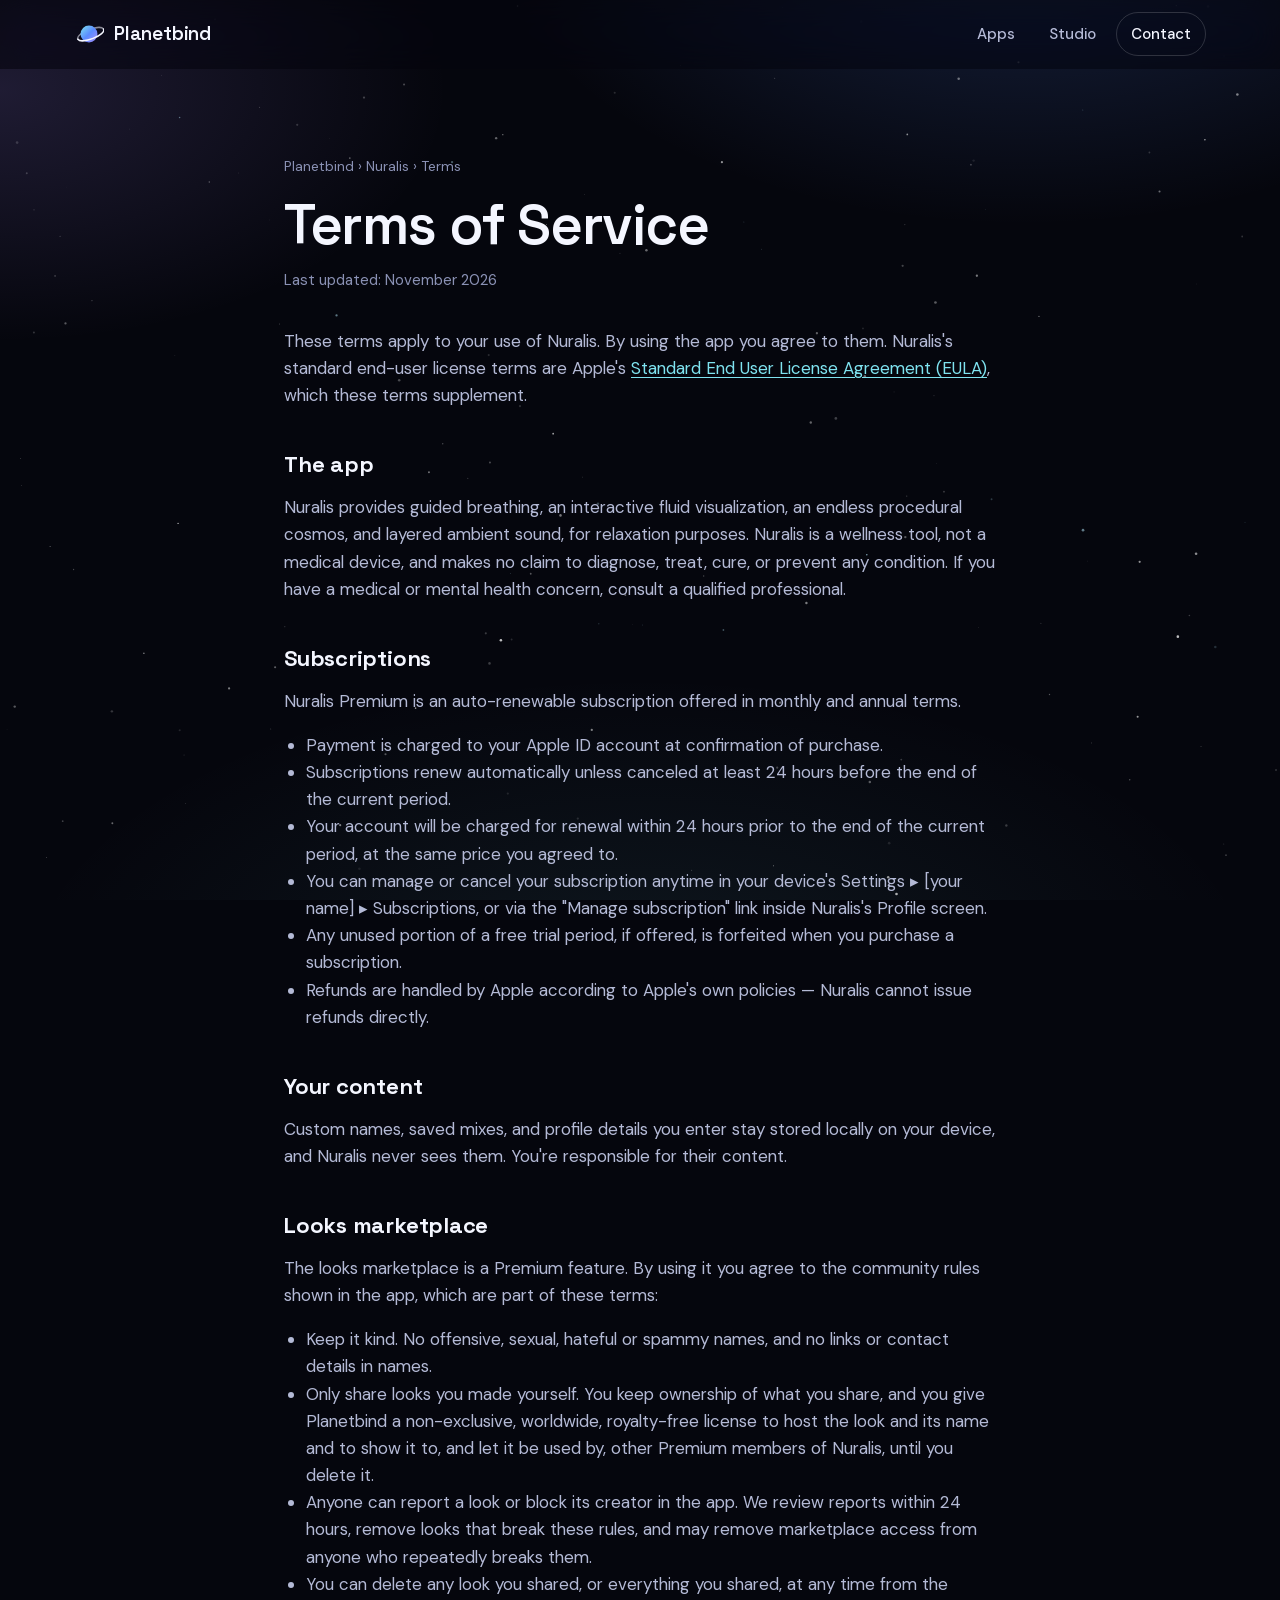
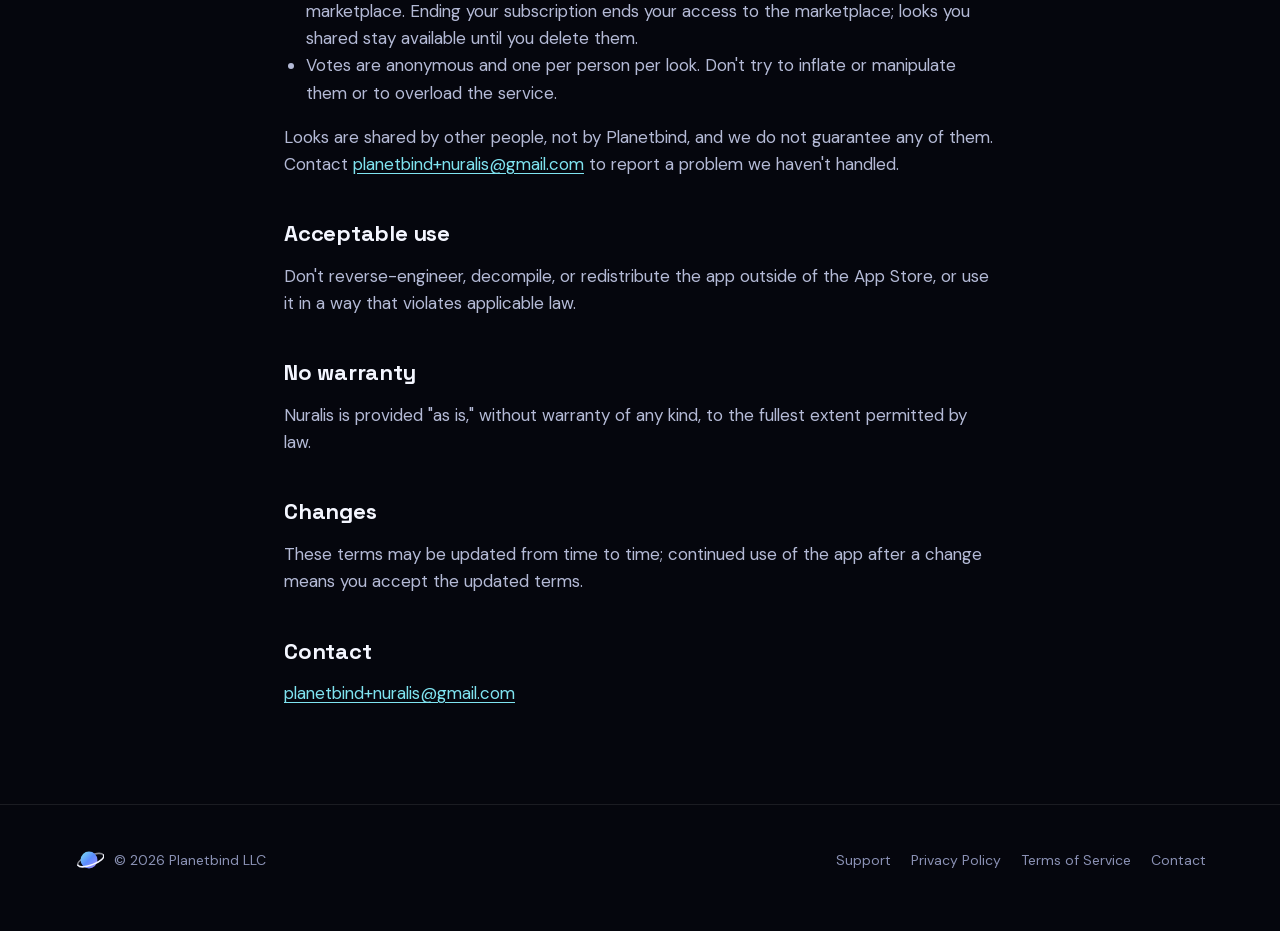
<file: terms.html>
<!doctype html>
<html lang="en">
<head>
<meta charset="utf-8">
<meta name="viewport" content="width=device-width, initial-scale=1, viewport-fit=cover">
<meta http-equiv="Content-Security-Policy" content="default-src 'self'; script-src 'self'; style-src 'self'; img-src 'self' data:; font-src 'self'; connect-src 'self'; object-src 'none'; base-uri 'none'; form-action 'none'; upgrade-insecure-requests">
<meta name="referrer" content="strict-origin-when-cross-origin">
<title>Terms of Service — Nuralis</title>
<meta name="description" content="The terms for using Nuralis and Nuralis Premium.">
<link rel="canonical" href="https://planetbind.com/terms.html">
<meta name="theme-color" content="#05060d">
<meta name="color-scheme" content="dark">
<meta property="og:type" content="website">
<meta property="og:site_name" content="Planetbind">
<meta property="og:title" content="Terms of Service — Nuralis">
<meta property="og:description" content="The terms for using Nuralis and Nuralis Premium.">
<meta property="og:url" content="https://planetbind.com/terms.html">
<meta property="og:image" content="https://planetbind.com/assets/img/og-image.png">
<meta property="og:image:width" content="1200">
<meta property="og:image:height" content="630">
<meta name="twitter:card" content="summary_large_image">
<link rel="icon" href="/favicon.svg" type="image/svg+xml">
<link rel="icon" href="/favicon.ico" sizes="32x32">
<link rel="apple-touch-icon" href="/apple-touch-icon.png">
<link rel="manifest" href="/site.webmanifest">
<link rel="preload" href="/assets/fonts/spacegrotesk-latin.woff2" as="font" type="font/woff2" crossorigin>
<link rel="preload" href="/assets/fonts/dmsans-latin.woff2" as="font" type="font/woff2" crossorigin>
<link rel="stylesheet" href="/assets/css/site.css">
<script src="/assets/js/site.js"></script>
</head><body>
<a class="skip-link" href="#main">Skip to content</a>
<svg width="0" height="0" class="sr-defs" aria-hidden="true" focusable="false">
  <defs>
    <linearGradient id="pb-planet" x1="0" y1="0" x2="1" y2="1">
      <stop offset="0" stop-color="#7fe3f0"/><stop offset="0.5" stop-color="#5b8cff"/><stop offset="1" stop-color="#a78bfa"/>
    </linearGradient>
    <symbol id="pb-logo" viewBox="0 0 32 32">
      <path d="M4.2 21.6c-1.6-2.5 3.4-6.9 11.2-9.9 7.8-3 14.5-3.4 16.1-.9" fill="none" stroke="#f4f6ff" stroke-opacity=".55" stroke-width="1.6" stroke-linecap="round"/>
      <circle cx="16" cy="16" r="9" fill="url(#pb-planet)"/>
      <path d="M31.5 10.8c1.6 2.5-3.4 6.9-11.2 9.9-7.8 3-14.5 3.4-16.1.9" fill="none" stroke="#f4f6ff" stroke-width="1.6" stroke-linecap="round"/>
    </symbol>
  </defs>
</svg>
<div class="sky" aria-hidden="true"><canvas></canvas></div>
<header class="site-header">
  <nav class="container nav" aria-label="Main">
    <a class="brand" href="/" aria-label="Planetbind home">
      <svg class="brand-mark" aria-hidden="true"><use href="#pb-logo"/></svg>
      <span class="brand-name">Planetbind</span>
    </a>
    <ul class="nav-links">
      <li><a href="/#apps">Apps</a></li>
      <li class="hide-sm"><a href="/#studio">Studio</a></li>
      <li><a class="nav-cta" href="/#contact">Contact</a></li>
    </ul>
  </nav>
</header>
<main id="main" class="doc">
  <p class="crumb"><a href="/">Planetbind</a> &rsaquo; <a href="/#nuralis">Nuralis</a> &rsaquo; Terms</p>
  <h1>Terms of Service</h1>
  <p class="updated">Last updated: November 2026</p>

  <p>These terms apply to your use of Nuralis. By using the app you agree to them. Nuralis's
  standard end-user license terms are Apple's
  <a href="https://www.apple.com/legal/internet-services/itunes/dev/stdeula/">Standard End User
  License Agreement (EULA)</a>, which these terms supplement.</p>

  <h2>The app</h2>
  <p>Nuralis provides guided breathing, an interactive fluid visualization, an endless procedural
  cosmos, and layered ambient sound, for relaxation purposes. Nuralis is a wellness tool, not
  a medical device, and makes no claim to diagnose, treat, cure, or prevent any condition. If you
  have a medical or mental health concern, consult a qualified professional.</p>

  <h2>Subscriptions</h2>
  <p>Nuralis Premium is an auto-renewable subscription offered in monthly and annual terms.</p>
  <ul>
    <li>Payment is charged to your Apple ID account at confirmation of purchase.</li>
    <li>Subscriptions renew automatically unless canceled at least 24 hours before the end of the
    current period.</li>
    <li>Your account will be charged for renewal within 24 hours prior to the end of the current
    period, at the same price you agreed to.</li>
    <li>You can manage or cancel your subscription anytime in your device's Settings ▸ [your name]
    ▸ Subscriptions, or via the "Manage subscription" link inside Nuralis's Profile screen.</li>
    <li>Any unused portion of a free trial period, if offered, is forfeited when you purchase a
    subscription.</li>
    <li>Refunds are handled by Apple according to Apple's own policies — Nuralis cannot issue
    refunds directly.</li>
  </ul>

  <h2>Your content</h2>
  <p>Custom names, saved mixes, and profile details you enter stay stored locally on your
  device, and Nuralis never sees them. You're responsible for their content.</p>

  <h2>Looks marketplace</h2>
  <p>The looks marketplace is a Premium feature. By using it you agree to the community rules
  shown in the app, which are part of these terms:</p>
  <ul>
    <li>Keep it kind. No offensive, sexual, hateful or spammy names, and no links or contact
    details in names.</li>
    <li>Only share looks you made yourself. You keep ownership of what you share, and you give
    Planetbind a non-exclusive, worldwide, royalty-free license to host the look and its name and to
    show it to, and let it be used by, other Premium members of Nuralis, until you delete it.</li>
    <li>Anyone can report a look or block its creator in the app. We review reports within 24
    hours, remove looks that break these rules, and may remove marketplace access from anyone who
    repeatedly breaks them.</li>
    <li>You can delete any look you shared, or everything you shared, at any time from the
    marketplace. Ending your subscription ends your access to the marketplace; looks you shared
    stay available until you delete them.</li>
    <li>Votes are anonymous and one per person per look. Don't try to inflate or manipulate them or
    to overload the service.</li>
  </ul>
  <p>Looks are shared by other people, not by Planetbind, and we do not guarantee any of them.
  Contact <a href="mailto:planetbind+nuralis@gmail.com">planetbind+nuralis@gmail.com</a> to report
  a problem we haven't handled.</p>

  <h2>Acceptable use</h2>
  <p>Don't reverse-engineer, decompile, or redistribute the app outside of the App Store, or use it
  in a way that violates applicable law.</p>

  <h2>No warranty</h2>
  <p>Nuralis is provided "as is," without warranty of any kind, to the fullest extent permitted
  by law.</p>

  <h2>Changes</h2>
  <p>These terms may be updated from time to time; continued use of the app after a change means
  you accept the updated terms.</p>

  <h2>Contact</h2>
  <p><a href="mailto:planetbind+nuralis@gmail.com">planetbind+nuralis@gmail.com</a></p>
</main>
<footer class="site-footer">
  <div class="container footer-grid">
    <a class="brand" href="/" aria-label="Planetbind home">
      <svg class="brand-mark" aria-hidden="true"><use href="#pb-logo"/></svg>
      <span>&copy; <span data-year>2026</span> Planetbind LLC</span>
    </a>
    <ul class="footer-links">
      <li><a href="/support.html#nuralis">Support</a></li>
      <li><a href="/privacy.html">Privacy Policy</a></li>
      <li><a href="/terms.html">Terms of Service</a></li>
      <li><a href="mailto:planetbind+hello@gmail.com">Contact</a></li>
    </ul>
  </div>
</footer>
</body>
</html>
</file>
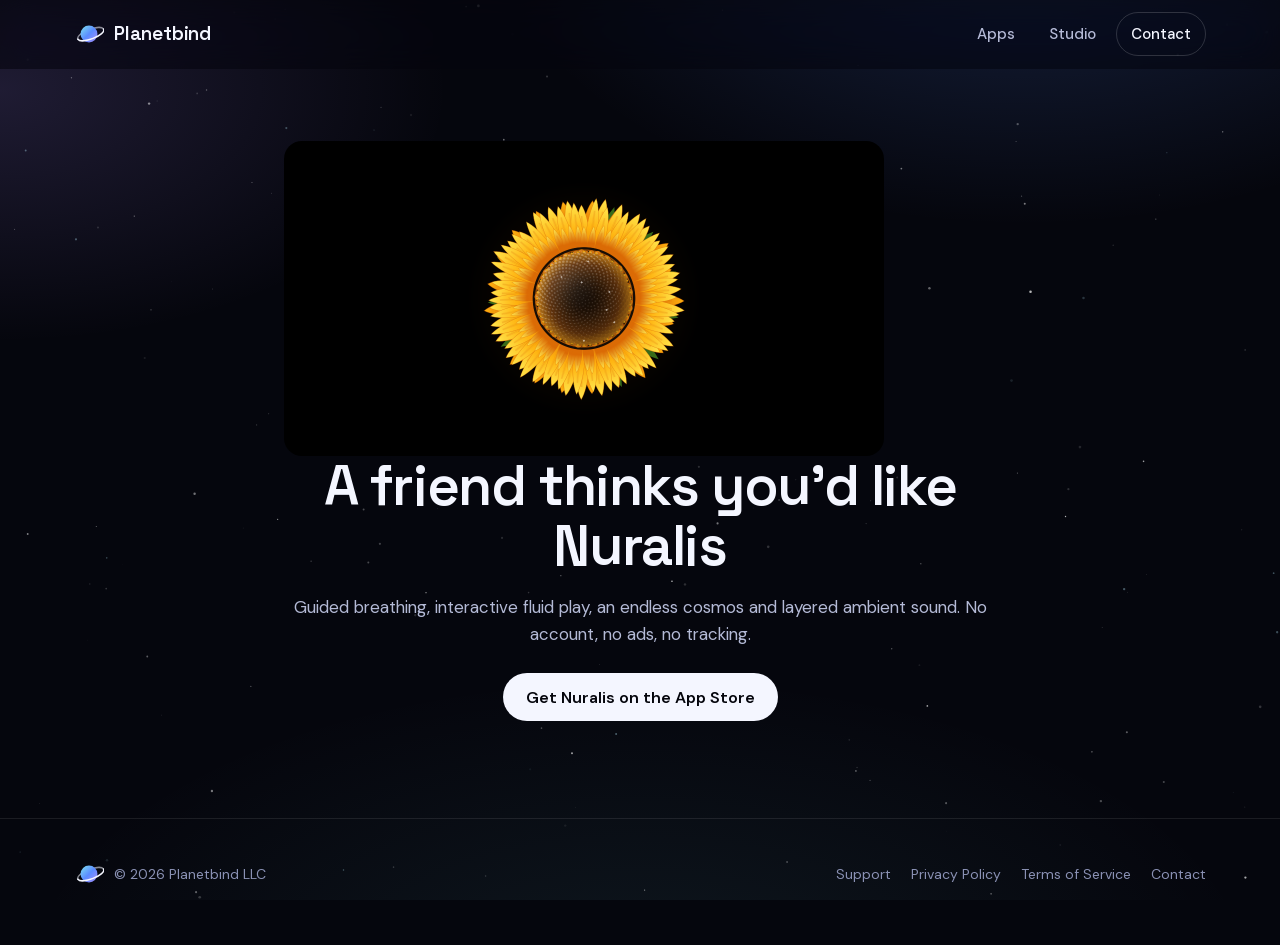
<file: nuralis/invite.html>
<!doctype html>
<html lang="en">
<head>
<meta charset="utf-8">
<meta name="viewport" content="width=device-width, initial-scale=1, viewport-fit=cover">
<meta http-equiv="Content-Security-Policy" content="default-src 'self'; script-src 'self'; style-src 'self'; img-src 'self' data:; font-src 'self'; connect-src 'self'; object-src 'none'; base-uri 'none'; form-action 'none'; upgrade-insecure-requests">
<meta name="robots" content="noindex">
<meta name="referrer" content="strict-origin-when-cross-origin">
<title>Nuralis — a calm place to unwind</title>
<meta name="description" content="Guided breathing, interactive fluid play, an endless cosmos and layered ambient sound. No account, no ads.">
<link rel="canonical" href="https://planetbind.com/nuralis/invite.html">
<meta name="theme-color" content="#05060d">
<meta name="color-scheme" content="dark">
<meta property="og:type" content="website">
<meta property="og:site_name" content="Planetbind">
<meta property="og:title" content="Nuralis">
<meta property="og:description" content="Guided breathing, interactive fluid play, an endless cosmos and layered ambient sound. No account, no ads.">
<meta property="og:url" content="https://planetbind.com/nuralis/invite.html">
<meta property="og:image" content="https://planetbind.com/assets/img/nuralis-invite.png">
<meta property="og:image:width" content="1200">
<meta property="og:image:height" content="630">
<meta name="twitter:card" content="summary_large_image">
<link rel="icon" href="/favicon.svg" type="image/svg+xml">
<link rel="icon" href="/favicon.ico" sizes="32x32">
<link rel="apple-touch-icon" href="/apple-touch-icon.png">
<link rel="manifest" href="/site.webmanifest">
<link rel="preload" href="/assets/fonts/spacegrotesk-latin.woff2" as="font" type="font/woff2" crossorigin>
<link rel="preload" href="/assets/fonts/dmsans-latin.woff2" as="font" type="font/woff2" crossorigin>
<link rel="stylesheet" href="/assets/css/site.css">
<script src="/assets/js/site.js"></script>
<script src="/assets/js/invite.js" defer></script>
</head><body>
<a class="skip-link" href="#main">Skip to content</a>
<svg width="0" height="0" class="sr-defs" aria-hidden="true" focusable="false">
  <defs>
    <linearGradient id="pb-planet" x1="0" y1="0" x2="1" y2="1">
      <stop offset="0" stop-color="#7fe3f0"/><stop offset="0.5" stop-color="#5b8cff"/><stop offset="1" stop-color="#a78bfa"/>
    </linearGradient>
    <symbol id="pb-logo" viewBox="0 0 32 32">
      <path d="M4.2 21.6c-1.6-2.5 3.4-6.9 11.2-9.9 7.8-3 14.5-3.4 16.1-.9" fill="none" stroke="#f4f6ff" stroke-opacity=".55" stroke-width="1.6" stroke-linecap="round"/>
      <circle cx="16" cy="16" r="9" fill="url(#pb-planet)"/>
      <path d="M31.5 10.8c1.6 2.5-3.4 6.9-11.2 9.9-7.8 3-14.5 3.4-16.1.9" fill="none" stroke="#f4f6ff" stroke-width="1.6" stroke-linecap="round"/>
    </symbol>
  </defs>
</svg>
<div class="sky" aria-hidden="true"><canvas></canvas></div>
<header class="site-header">
  <nav class="container nav" aria-label="Main">
    <a class="brand" href="/" aria-label="Planetbind home">
      <svg class="brand-mark" aria-hidden="true"><use href="#pb-logo"/></svg>
      <span class="brand-name">Planetbind</span>
    </a>
    <ul class="nav-links">
      <li><a href="/#apps">Apps</a></li>
      <li class="hide-sm"><a href="/#studio">Studio</a></li>
      <li><a class="nav-cta" href="/#contact">Contact</a></li>
    </ul>
  </nav>
</header>
<main id="main" class="doc invite">
  <img src="/assets/img/nuralis-invite.png" width="600" height="315" alt="An open sunflower">
  <h1>A friend thinks you'd like Nuralis</h1>
  <p>Guided breathing, interactive fluid play, an endless cosmos and layered ambient sound. No
  account, no ads, no tracking.</p>
  <p><a id="get" class="btn btn-primary" href="https://apps.apple.com/app/id6813225909">Get Nuralis on the App Store</a></p>
</main>
<footer class="site-footer">
  <div class="container footer-grid">
    <a class="brand" href="/" aria-label="Planetbind home">
      <svg class="brand-mark" aria-hidden="true"><use href="#pb-logo"/></svg>
      <span>&copy; <span data-year>2026</span> Planetbind LLC</span>
    </a>
    <ul class="footer-links">
      <li><a href="/support.html#nuralis">Support</a></li>
      <li><a href="/privacy.html">Privacy Policy</a></li>
      <li><a href="/terms.html">Terms of Service</a></li>
      <li><a href="mailto:planetbind+hello@gmail.com">Contact</a></li>
    </ul>
  </div>
</footer>
</body>
</html>
</file>
<file: assets/css/site.css>
/* Planetbind — site styles. No external requests: fonts are self-hosted, nothing loads from a CDN. */

@font-face {
  font-family: "Space Grotesk";
  src: url("../fonts/spacegrotesk-latin.woff2") format("woff2");
  font-weight: 300 700;
  font-display: swap;
}
@font-face {
  font-family: "DM Sans";
  src: url("../fonts/dmsans-latin.woff2") format("woff2");
  font-weight: 100 1000;
  font-display: swap;
}

:root {
  color-scheme: dark;
  --bg: #05060d;
  --bg-2: #0a0c1a;
  --card: rgba(255, 255, 255, 0.035);
  --card-strong: rgba(255, 255, 255, 0.06);
  --border: rgba(255, 255, 255, 0.09);
  --border-strong: rgba(255, 255, 255, 0.16);
  --text: #f4f6ff;
  --text-2: #b4bad6;
  --text-3: #8a91b4;
  --cyan: #7fe3f0;
  --blue: #5b8cff;
  --violet: #a78bfa;
  --rose: #f0a6ca;
  --grad: linear-gradient(120deg, var(--cyan) 0%, var(--blue) 45%, var(--violet) 100%);
  --radius: 24px;
  --radius-sm: 14px;
  --max: 1180px;
  --font-display: "Space Grotesk", ui-sans-serif, system-ui, -apple-system, "Segoe UI", sans-serif;
  --font-body: "DM Sans", ui-sans-serif, system-ui, -apple-system, "Segoe UI", sans-serif;
  --ease: cubic-bezier(0.22, 1, 0.36, 1);
}

*, *::before, *::after { box-sizing: border-box; }
html { -webkit-text-size-adjust: 100%; scroll-behavior: smooth; }
body {
  margin: 0;
  background: var(--bg);
  color: var(--text);
  font-family: var(--font-body);
  font-size: 17px;
  line-height: 1.6;
  -webkit-font-smoothing: antialiased;
  overflow-x: hidden;
}
img, svg { display: block; max-width: 100%; }
a { color: inherit; }
::selection { background: rgba(127, 227, 240, 0.3); }

:focus-visible { outline: 2px solid var(--cyan); outline-offset: 3px; border-radius: 6px; }

.skip-link {
  position: absolute; left: 16px; top: -60px; z-index: 100;
  background: var(--text); color: var(--bg); padding: 10px 16px; border-radius: 10px;
  font-weight: 600; text-decoration: none; transition: top 0.2s;
}
.skip-link:focus { top: 16px; }

.container { width: 100%; max-width: var(--max); margin: 0 auto; padding: 0 24px; }

/* ---------- Background ---------- */
.sky {
  position: fixed; inset: 0; z-index: -1; pointer-events: none;
  background:
    radial-gradient(60% 50% at 80% -10%, rgba(91, 140, 255, 0.22), transparent 70%),
    radial-gradient(50% 40% at 0% 10%, rgba(167, 139, 250, 0.16), transparent 70%),
    radial-gradient(70% 50% at 50% 110%, rgba(127, 227, 240, 0.08), transparent 70%),
    var(--bg);
}
.sky canvas { width: 100%; height: 100%; }

/* ---------- Header ---------- */
.site-header {
  position: sticky; top: 0; z-index: 50;
  backdrop-filter: saturate(160%) blur(16px);
  -webkit-backdrop-filter: saturate(160%) blur(16px);
  background: rgba(5, 6, 13, 0.6);
  border-bottom: 1px solid transparent;
  transition: border-color 0.3s;
}
.site-header.scrolled { border-bottom-color: var(--border); }
.nav { display: flex; align-items: center; justify-content: space-between; height: 68px; }
.brand { display: inline-flex; align-items: center; gap: 10px; text-decoration: none; }
.brand-mark { width: 30px; height: 30px; }
.brand-name { font-family: var(--font-display); font-weight: 600; font-size: 19px; letter-spacing: -0.01em; }
.nav-links { display: flex; align-items: center; gap: 6px; list-style: none; margin: 0; padding: 0; }
.nav-links a {
  display: inline-flex; align-items: center; min-height: 44px; padding: 0 14px;
  color: var(--text-2); text-decoration: none; font-size: 15px; font-weight: 500;
  border-radius: 999px; transition: color 0.2s, background 0.2s;
}
.nav-links a:hover { color: var(--text); background: var(--card-strong); }
.nav-links .nav-cta { color: var(--text); border: 1px solid var(--border-strong); }

/* ---------- Buttons ---------- */
.btn {
  display: inline-flex; align-items: center; justify-content: center; gap: 10px;
  min-height: 48px; padding: 0 22px; border-radius: 999px;
  font-family: var(--font-body); font-weight: 600; font-size: 16px; text-decoration: none;
  transition: transform 0.25s var(--ease), background 0.2s, border-color 0.2s, box-shadow 0.25s;
  cursor: pointer; border: 1px solid transparent;
}
.btn svg { width: 18px; height: 18px; flex: none; }
.btn-primary { background: var(--text); color: #070814; }
.btn-primary:hover { transform: translateY(-2px); box-shadow: 0 10px 30px -10px rgba(127, 227, 240, 0.6); }
.btn-ghost { color: var(--text); border-color: var(--border-strong); background: rgba(255, 255, 255, 0.02); }
.btn-ghost:hover { background: var(--card-strong); transform: translateY(-2px); }
.btn[aria-disabled="true"] { cursor: default; }
.btn[aria-disabled="true"]:hover { transform: none; box-shadow: none; }

/* ---------- Hero ---------- */
.hero { position: relative; padding: 112px 0 96px; }
.hero-grid { display: grid; grid-template-columns: 1.15fr 0.85fr; gap: 48px; align-items: center; }
.eyebrow {
  display: inline-flex; align-items: center; gap: 10px;
  padding: 6px 14px 6px 8px; border-radius: 999px;
  border: 1px solid var(--border); background: var(--card);
  color: var(--text-2); font-size: 14px; font-weight: 500;
}
.eyebrow .dot {
  width: 8px; height: 8px; border-radius: 50%; background: var(--cyan);
  box-shadow: 0 0 0 4px rgba(127, 227, 240, 0.15);
}
h1, h2, h3 { font-family: var(--font-display); letter-spacing: -0.025em; line-height: 1.08; margin: 0; }
.hero h1 { font-size: clamp(44px, 7vw, 84px); font-weight: 600; margin: 24px 0 22px; }
.gradient-text {
  background: var(--grad); -webkit-background-clip: text; background-clip: text; color: transparent;
}
.lede { font-size: clamp(18px, 2vw, 21px); color: var(--text-2); max-width: 560px; margin: 0 0 36px; }
.hero-actions { display: flex; flex-wrap: wrap; gap: 12px; }

/* Orbit illustration */
.orbit-art { position: relative; aspect-ratio: 1; width: 100%; max-width: 460px; margin-left: auto; }
.orbit-art svg { width: 100%; height: 100%; overflow: visible; }
.orbit-ring { fill: none; stroke: rgba(255, 255, 255, 0.1); stroke-width: 1; }
.orbit-ring.dashed { stroke-dasharray: 2 8; stroke: rgba(255, 255, 255, 0.18); }
.spin { transform-origin: 230px 230px; animation: spin 60s linear infinite; }
.spin.slow { animation-duration: 110s; animation-direction: reverse; }
.spin.fast { animation-duration: 34s; }
@keyframes spin { to { transform: rotate(360deg); } }
.float { animation: float 7s ease-in-out infinite; }
@keyframes float { 50% { transform: translateY(-8px); } }

/* ---------- Sections ---------- */
section { scroll-margin-top: 80px; }
.section { padding: 96px 0; }
.section-head { max-width: 640px; margin-bottom: 48px; }
.kicker {
  font-family: var(--font-display); font-size: 13px; font-weight: 600; letter-spacing: 0.16em;
  text-transform: uppercase; color: var(--cyan); margin: 0 0 14px;
}
.section-head h2 { font-size: clamp(32px, 4.4vw, 52px); font-weight: 600; margin-bottom: 16px; }
.section-head p { color: var(--text-2); font-size: 18px; margin: 0; }

/* ---------- Bento ---------- */
.bento { display: grid; grid-template-columns: repeat(6, 1fr); gap: 16px; }
.card {
  position: relative; overflow: hidden;
  background: var(--card); border: 1px solid var(--border); border-radius: var(--radius);
  padding: 32px;
  transition: border-color 0.3s, transform 0.4s var(--ease), background 0.3s;
}
.card:hover { border-color: var(--border-strong); background: var(--card-strong); }
.card h3 { font-size: 26px; font-weight: 600; margin-bottom: 10px; }
.card p { color: var(--text-2); margin: 0; }
.span-6 { grid-column: span 6; }
.span-4 { grid-column: span 4; }
.span-3 { grid-column: span 3; }
.span-2 { grid-column: span 2; }

.status {
  display: inline-flex; align-items: center; gap: 8px; margin-bottom: 18px;
  font-size: 13px; font-weight: 600; letter-spacing: 0.04em; text-transform: uppercase;
  padding: 5px 12px; border-radius: 999px; border: 1px solid var(--border-strong); color: var(--text-2);
}
.status::before { content: ""; width: 7px; height: 7px; border-radius: 50%; background: currentColor; }
.status.live { color: #8ff0c0; border-color: rgba(143, 240, 192, 0.35); }
.status.soon { color: #ffd38a; border-color: rgba(255, 211, 138, 0.35); }

/* Nuralis feature card */
.app-card { display: grid; grid-template-columns: 1fr 1fr; gap: 40px; align-items: center; padding: 40px; }
.app-card::before {
  content: ""; position: absolute; inset: -40% -10% auto auto; width: 70%; aspect-ratio: 1;
  background: radial-gradient(closest-side, rgba(127, 227, 240, 0.18), transparent); pointer-events: none;
}
.app-head { display: flex; align-items: center; gap: 18px; margin-bottom: 20px; }
.app-icon {
  width: 76px; height: 76px; border-radius: 18px; flex: none;
  box-shadow: 0 12px 30px -12px rgba(0, 0, 0, 0.8), 0 0 0 1px rgba(255, 255, 255, 0.08);
}
.app-head h3 { font-size: 36px; margin: 0; }
.app-head .sub { color: var(--text-3); font-size: 15px; margin-top: 4px; }
.app-card .desc { font-size: 18px; margin-bottom: 24px; }
.chips { display: flex; flex-wrap: wrap; gap: 8px; list-style: none; padding: 0; margin: 0 0 28px; }
.chips li {
  font-size: 14px; font-weight: 500; color: var(--text); padding: 7px 14px; border-radius: 999px;
  background: rgba(255, 255, 255, 0.05); border: 1px solid var(--border);
}
.app-links { display: flex; flex-wrap: wrap; gap: 10px; }
.text-links { display: flex; flex-wrap: wrap; gap: 4px 18px; margin-top: 18px; font-size: 15px; }
.text-links a { color: var(--text-3); text-decoration: none; }
.text-links a:hover { color: var(--text); text-decoration: underline; }

.mosaic { display: grid; grid-template-columns: 1fr 1fr; gap: 12px; transform: rotate(-4deg); }
.mosaic img {
  width: 100%; aspect-ratio: 1; object-fit: cover; border-radius: 18px;
  border: 1px solid rgba(255, 255, 255, 0.08);
}
.mosaic img:nth-child(2) { transform: translateY(28px); }
.mosaic img:nth-child(4) { transform: translateY(28px); }

/* Coming soon cards */
.soon-card { min-height: 280px; display: flex; flex-direction: column; justify-content: flex-end; }
.soon-card .glyph {
  position: absolute; top: 28px; right: 28px; width: 64px; height: 64px; border-radius: 18px;
  display: grid; place-items: center; border: 1px solid var(--border-strong);
  background: rgba(255, 255, 255, 0.04);
}
.soon-card .glyph svg { width: 30px; height: 30px; color: var(--text); }
.soon-card .status { align-self: flex-start; }

/* Principles */
.principle .icon {
  width: 48px; height: 48px; border-radius: 14px; display: grid; place-items: center; margin-bottom: 22px;
  background: rgba(127, 227, 240, 0.08); border: 1px solid rgba(127, 227, 240, 0.2); color: var(--cyan);
}
.principle .icon svg { width: 24px; height: 24px; }
.principle h3 { font-size: 21px; }

/* Socials */
.social-row { display: flex; flex-wrap: wrap; gap: 12px; list-style: none; padding: 0; margin: 28px 0 0; }
.social {
  display: inline-flex; align-items: center; gap: 10px; min-height: 48px; padding: 0 18px;
  border-radius: 999px; border: 1px solid var(--border); background: var(--card);
  color: var(--text-2); font-weight: 500; font-size: 15px; text-decoration: none;
}
.social svg { width: 18px; height: 18px; }
.social small { color: var(--text-3); font-size: 12px; font-weight: 500; }

/* Contact */
.contact {
  text-align: center; padding: 72px 32px;
  background:
    radial-gradient(60% 100% at 50% 0%, rgba(91, 140, 255, 0.16), transparent 70%),
    var(--card);
}
.contact h2 { font-size: clamp(30px, 4vw, 48px); margin-bottom: 14px; }
.contact p { max-width: 520px; margin: 0 auto 30px; }

/* ---------- Footer ---------- */
.site-footer { border-top: 1px solid var(--border); padding: 40px 0 56px; margin-top: 40px; color: var(--text-3); font-size: 14px; }
.footer-grid { display: flex; flex-wrap: wrap; align-items: center; justify-content: space-between; gap: 20px; }
.footer-links { display: flex; flex-wrap: wrap; gap: 4px 20px; list-style: none; padding: 0; margin: 0; }
.footer-links a { color: var(--text-3); text-decoration: none; }
.footer-links a:hover { color: var(--text); }

/* ---------- Document pages (privacy / terms / support) ---------- */
.doc { max-width: 760px; margin: 0 auto; padding: 72px 24px 40px; }
.doc .crumb { font-size: 14px; color: var(--text-3); margin-bottom: 18px; }
.doc .crumb a { color: var(--text-3); text-decoration: none; }
.doc .crumb a:hover { color: var(--text); }
.doc h1 { font-size: clamp(36px, 5vw, 56px); font-weight: 600; margin: 0 0 12px; }
.doc .updated { color: var(--text-3); font-size: 15px; margin: 0 0 36px; }
.doc h2 { font-size: 22px; margin: 44px 0 12px; letter-spacing: -0.01em; }
.doc p, .doc li { color: var(--text-2); }
.doc strong { color: var(--text); }
.doc a { color: var(--cyan); text-underline-offset: 3px; }
.doc ul { padding-left: 22px; }
.doc details {
  background: var(--card); border: 1px solid var(--border); border-radius: var(--radius-sm);
  padding: 4px 20px; margin: 12px 0; transition: border-color 0.2s;
}
.doc details[open] { border-color: var(--border-strong); }
.doc summary {
  cursor: pointer; font-weight: 600; color: var(--text); min-height: 52px; display: flex; align-items: center;
  list-style: none;
}
.doc summary::-webkit-details-marker { display: none; }
.doc summary::after { content: "+"; margin-left: auto; font-size: 22px; color: var(--text-3); transition: transform 0.25s; }
.doc details[open] summary::after { transform: rotate(45deg); }
.doc details p { margin-top: 0; }

/* 404 */
.not-found { min-height: 70vh; display: grid; place-items: center; text-align: center; padding: 80px 24px; }
.not-found h1 { font-size: clamp(64px, 12vw, 140px); }
.not-found p { color: var(--text-2); margin: 10px 0 28px; }

/* ---------- Reveal on scroll ---------- */
.js .reveal { opacity: 0; transform: translateY(24px); transition: opacity 0.8s var(--ease), transform 0.8s var(--ease); }
.js .reveal.in { opacity: 1; transform: none; }

/* ---------- Responsive ---------- */
@media (max-width: 960px) {
  .hero { padding: 72px 0 64px; }
  .hero-grid { grid-template-columns: 1fr; }
  .orbit-art { max-width: 340px; margin: 8px auto 0; }
  .app-card { grid-template-columns: 1fr; padding: 32px; }
  .mosaic { max-width: 420px; margin: 0 auto 24px; }
  .span-4, .span-3, .span-2 { grid-column: span 6; }
  .principles .span-2 { grid-column: span 3; }
}
@media (max-width: 640px) {
  body { font-size: 16px; }
  .container { padding: 0 16px; }
  .nav-links .hide-sm { display: none; }
  .nav-links a { padding: 0 10px; }
  .section { padding: 72px 0; }
  .card { padding: 24px; }
  .app-card { padding: 24px; }
  .app-head h3 { font-size: 30px; }
  .principles .span-2 { grid-column: span 6; }
  .hero-actions .btn { flex: 1 1 auto; }
  .contact { padding: 56px 20px; }
}

@media (prefers-reduced-motion: reduce) {
  html { scroll-behavior: auto; }
  *, *::before, *::after { animation: none !important; transition: none !important; }
  .js .reveal { opacity: 1; transform: none; }
}

.sr-defs { position: absolute; width: 0; height: 0; overflow: hidden; }
#contact-actions { justify-content: center; }
@media (max-width: 960px) {
  .mosaic { transform: none; }
  .mosaic img:nth-child(2), .mosaic img:nth-child(4) { transform: none; }
}

/* Nuralis invite page */
.invite { text-align: center; }
.invite img { max-width: 100%; height: auto; border-radius: 18px; }
.invite .btn { margin-top: 0.5rem; }
.doc.invite .btn-primary, .doc.invite .btn-primary:hover { color: #05060d; text-decoration: none; }
</file>
